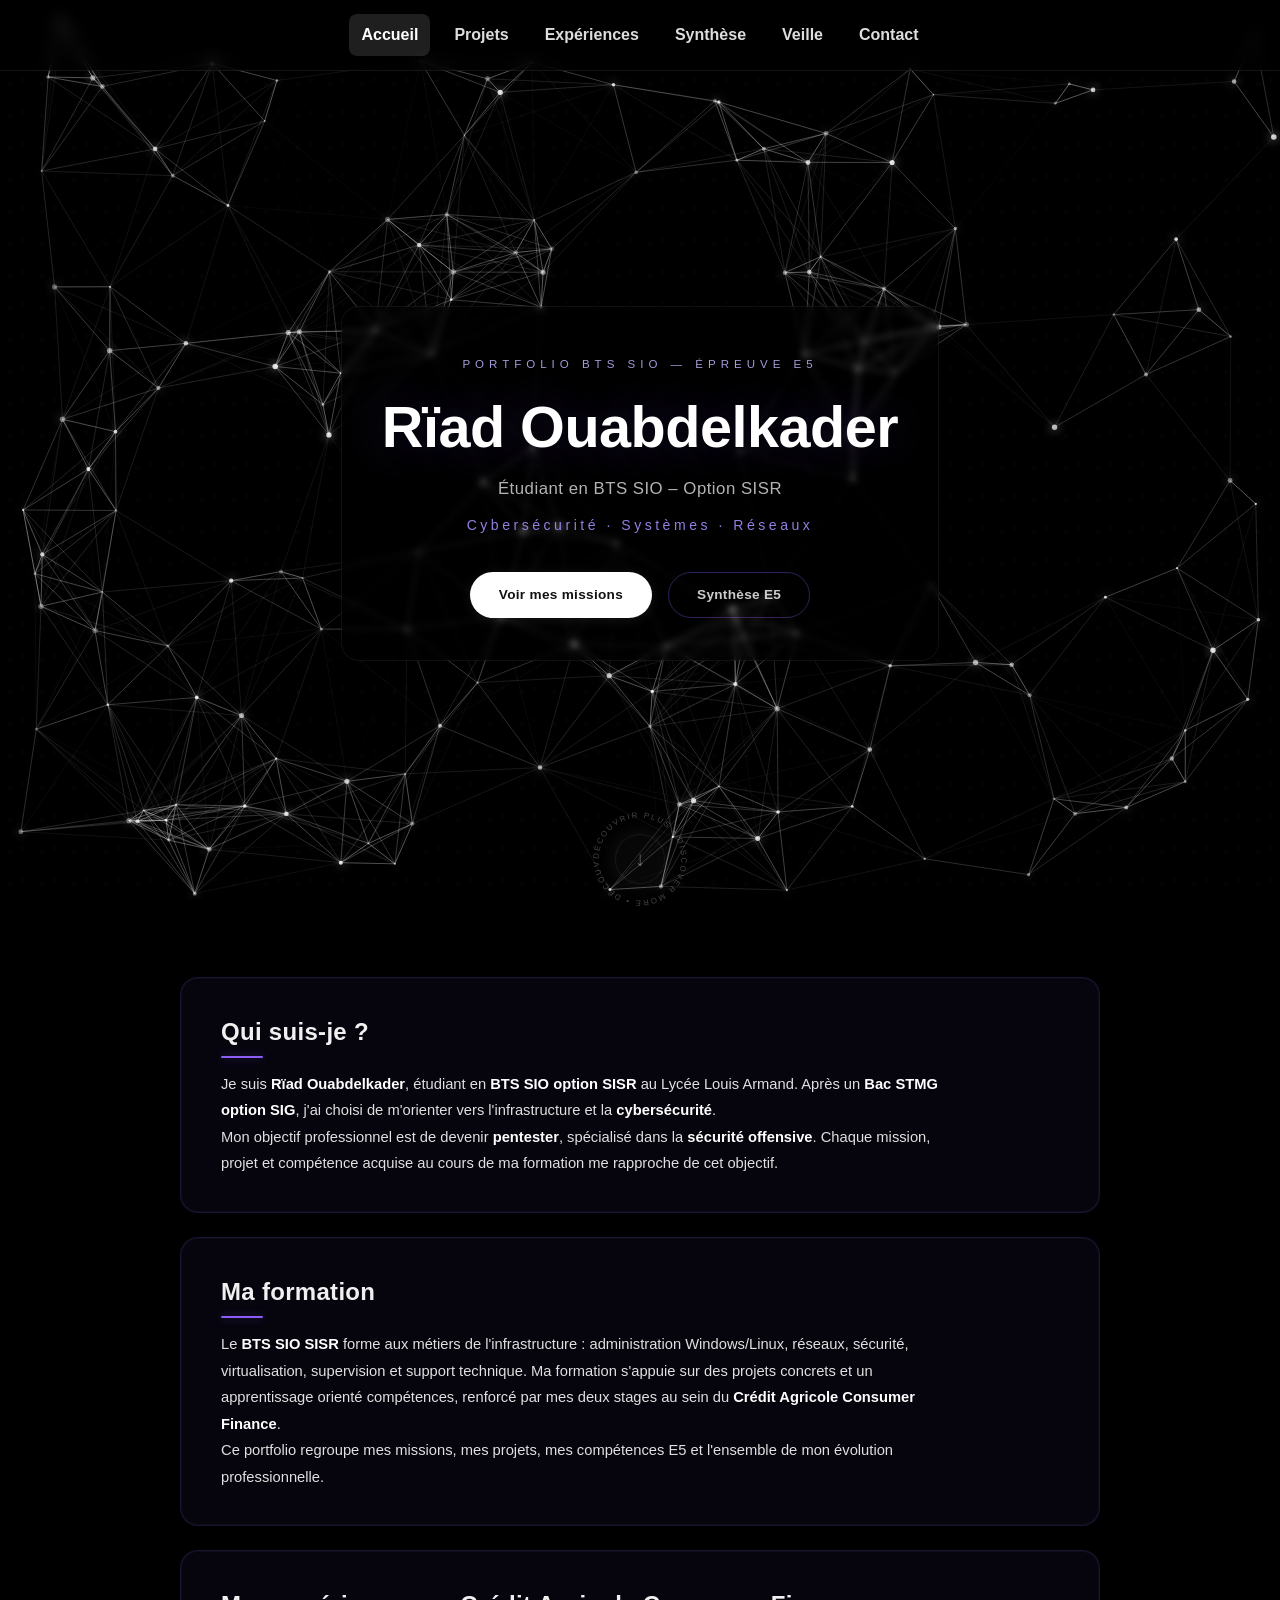
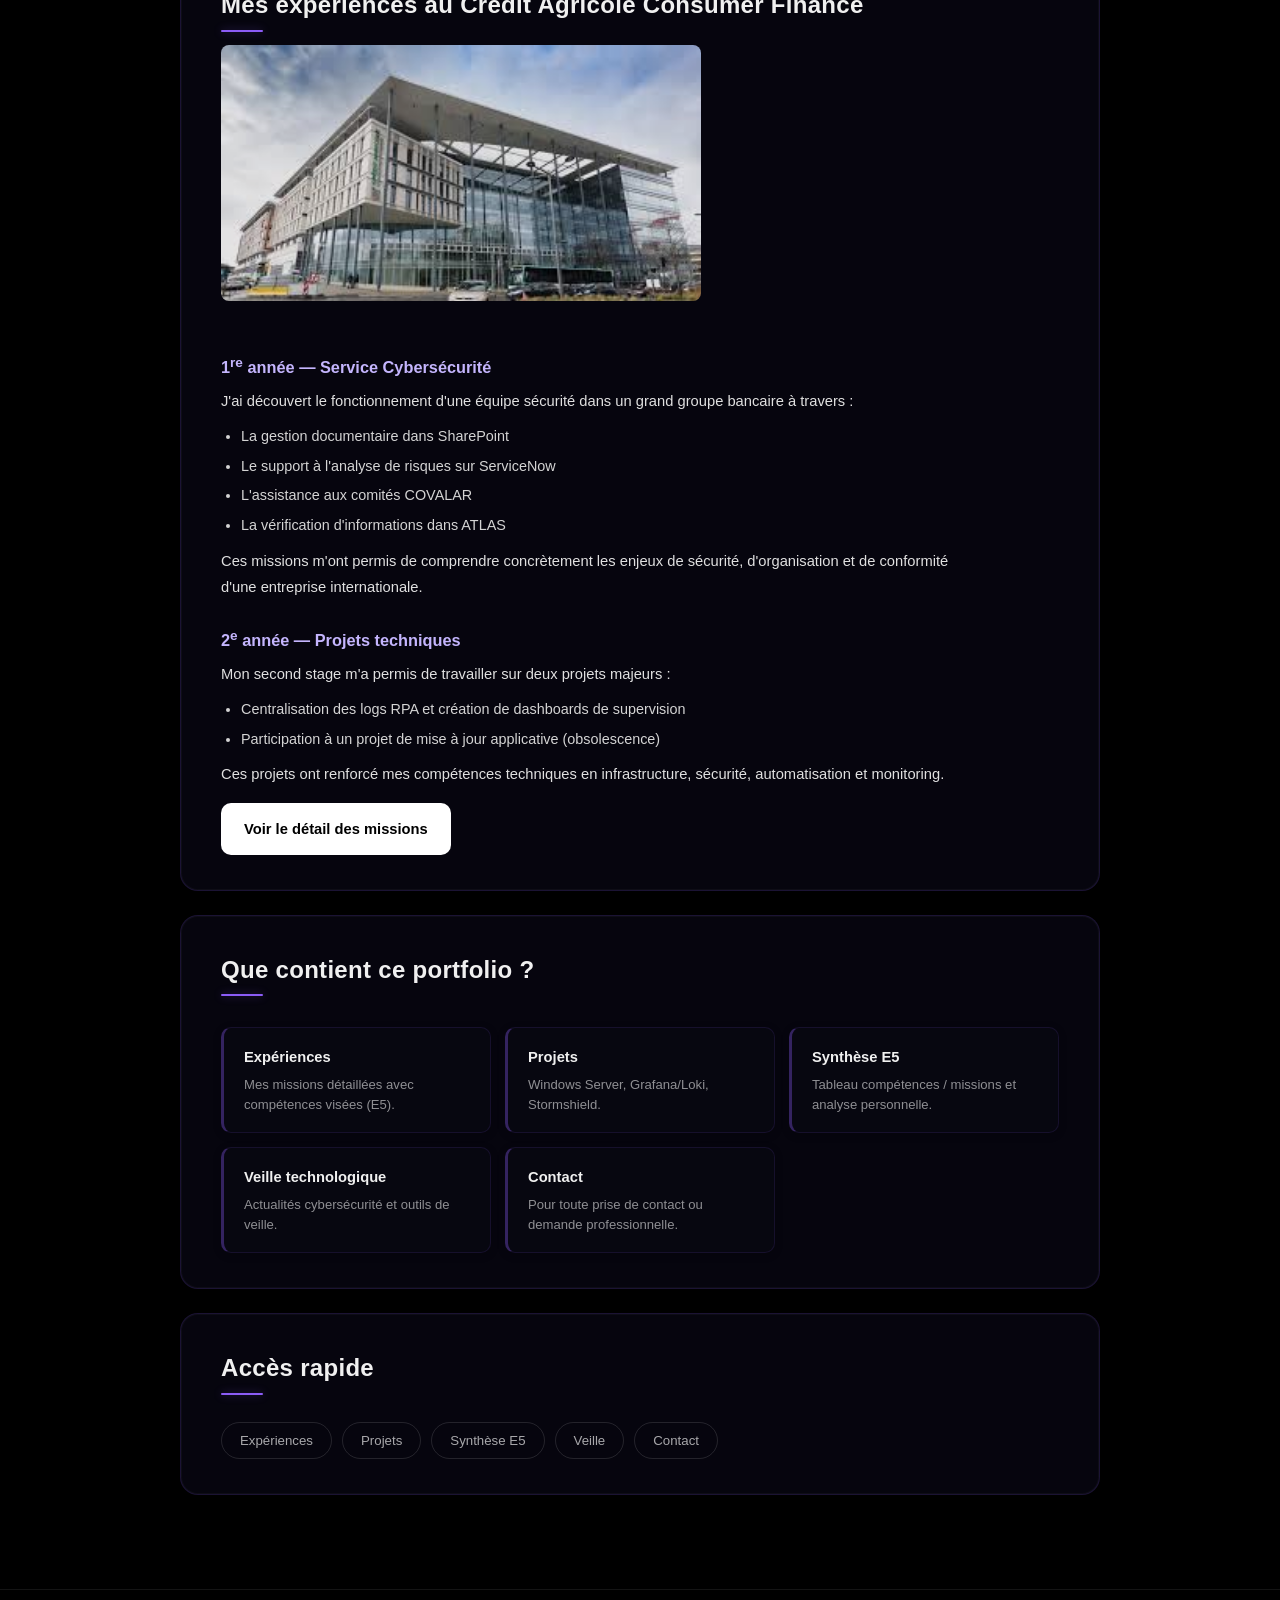
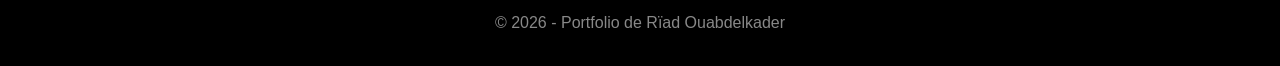
<file: index.html>
<!DOCTYPE html>
<html lang="fr">
<head>
  <meta charset="UTF-8" />
  <meta name="viewport" content="width=device-width, initial-scale=1.0" />
  <title>Accueil - Portfolio Rïad</title>
  <link rel="stylesheet" href="space-style.css" />
  <style>
    /* Style accueil — cohérent palette violet cyber */
    .accueil-section {
      background: rgba(12, 10, 28, 0.5);
      backdrop-filter: blur(14px);
      -webkit-backdrop-filter: blur(14px);
      border: 1px solid rgba(139, 92, 246, 0.16);
      box-shadow:
        0 8px 25px rgba(0, 0, 0, 0.3),
        0 0 0 1px rgba(255, 255, 255, 0.03) inset;
      border-radius: 18px;
      padding: 35px 40px;
      margin: 0 auto 24px;
      max-width: 920px;
      transition: border-color 0.35s ease, box-shadow 0.35s ease;
    }
    .accueil-section:hover {
      border-color: rgba(139, 92, 246, 0.28);
      box-shadow:
        0 12px 35px rgba(0, 0, 0, 0.4),
        0 0 20px rgba(139, 92, 246, 0.06);
    }
    .accueil-section h2 {
      font-size: 1.5rem;
      color: #f0f0f0;
      border-bottom: none;
      padding-bottom: 0;
      margin-bottom: 20px;
      position: relative;
      display: inline-block;
      letter-spacing: 0.3px;
    }
    .accueil-section h2::after {
      content: '';
      position: absolute;
      bottom: -7px;
      left: 0;
      width: 42px;
      height: 2px;
      background: #8B5CF6;
      border-radius: 2px;
      box-shadow: 0 0 8px rgba(139, 92, 246, 0.4);
    }
    .accueil-section h3 {
      color: #C4B5FD;
      font-size: 1.02rem;
      margin: 24px 0 8px;
    }
    .accueil-section p {
      color: #e0e0e0;
      line-height: 1.8;
      font-size: 0.92rem;
      max-width: 740px;
    }
    .accueil-section ul {
      margin: 10px 0 10px 20px;
      color: #d4d4d4;
      font-size: 0.9rem;
    }
    .accueil-section li {
      margin-bottom: 6px;
      line-height: 1.65;
    }
    .accueil-section strong {
      color: #fff;
    }

    /* Grille sommaire */
    .sommaire-grid {
      display: grid;
      grid-template-columns: repeat(auto-fit, minmax(220px, 1fr));
      gap: 14px;
      margin-top: 18px;
    }
    .sommaire-item {
      padding: 18px 20px;
      background: rgba(10, 10, 20, 0.4);
      border: 1px solid rgba(139, 92, 246, 0.12);
      border-left: 3px solid rgba(139, 92, 246, 0.35);
      border-radius: 10px;
      box-shadow: 0 2px 8px rgba(0,0,0,0.2);
      transition: all 0.3s ease;
    }
    .sommaire-item:hover {
      background: rgba(139, 92, 246, 0.06);
      border-color: rgba(139, 92, 246, 0.25);
      border-left-color: #8B5CF6;
      box-shadow: 0 4px 16px rgba(139, 92, 246, 0.1);
      transform: translateY(-2px);
    }
    .sommaire-item h3 {
      color: #f0f0f0;
      font-size: 0.92rem;
      margin: 0 0 5px;
    }
    .sommaire-item p {
      color: rgba(255,255,255,0.55);
      font-size: 0.82rem;
      margin: 0;
      line-height: 1.5;
    }

    /* Liens rapides — pills */
    .accueil-links {
      display: flex;
      flex-wrap: wrap;
      gap: 10px;
      margin-top: 14px;
    }
    .accueil-links a {
      padding: 7px 18px;
      border: 1px solid rgba(255,255,255,0.12);
      border-radius: 20px;
      color: rgba(255,255,255,0.65);
      text-decoration: none;
      font-size: 0.83rem;
      transition: all 0.25s;
    }
    .accueil-links a:hover {
      color: #fff;
      border-color: #8B5CF6;
      background: rgba(139, 92, 246, 0.1);
      box-shadow: 0 0 10px rgba(139, 92, 246, 0.15);
    }

    /* Image stage */
    .stage-img {
      width: 100%;
      max-width: 480px;
      border-radius: 8px;
      margin-bottom: 1.2em;
      opacity: 0.9;
    }

    /* ===== HERO SECTION — flottante sur fond cyber ===== */
    .hero-section {
      min-height: 94vh;
      display: flex;
      align-items: center;
      justify-content: center;
      text-align: center;
      position: relative;
      padding: 60px 20px 140px;
      background: none !important;
      border: none !important;
      box-shadow: none !important;
    }
    .hero-box {
      max-width: 620px;
      background: rgba(0, 0, 0, 0.35);
      backdrop-filter: blur(3px);
      -webkit-backdrop-filter: blur(3px);
      border: 1px solid rgba(255,255,255,0.06);
      border-radius: 18px;
      padding: 48px 40px 42px;
    }
    .hero-small {
      color: #C4B5FD;
      text-transform: uppercase;
      letter-spacing: 5px;
      font-size: 0.72rem;
      margin-bottom: 22px;
      font-weight: 500;
      opacity: 0.85;
    }
    .hero-title {
      font-size: 3.6rem;
      line-height: 1.08;
      color: #fff;
      margin-bottom: 18px;
      text-shadow: 0 0 50px rgba(139, 92, 246, 0.25), 0 0 100px rgba(139, 92, 246, 0.1);
      letter-spacing: -0.5px;
      font-weight: 700;
    }
    .hero-subtitle {
      font-size: 1.05rem;
      color: rgba(255,255,255,0.7);
      margin-bottom: 10px;
      letter-spacing: 0.5px;
      font-weight: 300;
    }
    .hero-text {
      font-size: 0.88rem;
      color: #A78BFA;
      letter-spacing: 3.5px;
      margin: 0 auto 34px;
      font-weight: 500;
      opacity: 0.9;
    }
    .hero-buttons {
      display: flex;
      justify-content: center;
      gap: 16px;
      flex-wrap: wrap;
    }
    .hero-buttons .btn {
      padding: 11px 28px;
      border-radius: 26px;
      font-size: 0.85rem;
      font-weight: 600;
      letter-spacing: 0.3px;
      transition: all 0.3s ease;
      text-decoration: none;
    }
    .hero-buttons .btn-primary {
      background: #fff;
      color: #111;
      border: 1px solid transparent;
      box-shadow: 0 2px 12px rgba(255,255,255,0.08);
    }
    .hero-buttons .btn-primary:hover {
      background: #f0f0f0;
      transform: translateY(-2px);
      box-shadow: 0 6px 24px rgba(255,255,255,0.14);
    }
    .hero-buttons .btn-secondary {
      background: transparent;
      color: rgba(255,255,255,0.8);
      border: 1px solid rgba(139, 92, 246, 0.35);
    }
    .hero-buttons .btn-secondary:hover {
      color: #fff;
      border-color: #8B5CF6;
      background: rgba(139, 92, 246, 0.1);
      transform: translateY(-2px);
      box-shadow: 0 4px 20px rgba(139, 92, 246, 0.18);
    }

    /* Scroll circle */
    .scroll-circle {
      position: absolute;
      bottom: 28px;
      left: 50%;
      transform: translateX(-50%);
      width: 120px;
      height: 120px;
      text-decoration: none;
      display: flex;
      align-items: center;
      justify-content: center;
      opacity: 0.6;
      transition: opacity 0.3s;
    }
    .scroll-circle:hover {
      opacity: 1;
    }
    .scroll-circle svg {
      width: 120px;
      height: 120px;
      animation: rotateCircle 16s linear infinite;
    }
    .scroll-circle text {
      fill: rgba(255,255,255,0.45);
      font-size: 10.5px;
      font-weight: 400;
      letter-spacing: 2.5px;
      text-transform: uppercase;
    }
    .scroll-circle-center {
      position: absolute;
      width: 50px;
      height: 50px;
      border-radius: 50%;
      background: rgba(255,255,255,0.05);
      backdrop-filter: blur(3px);
      border: 1px solid rgba(255,255,255,0.1);
      color: rgba(255,255,255,0.6);
      display: flex;
      align-items: center;
      justify-content: center;
      font-size: 1.3rem;
      font-weight: 300;
      transition: all 0.3s ease;
    }
    .scroll-circle:hover .scroll-circle-center {
      transform: translateY(3px);
      background: rgba(139, 92, 246, 0.1);
      border-color: rgba(139, 92, 246, 0.25);
      color: #fff;
    }
    @keyframes rotateCircle {
      from { transform: rotate(0deg); }
      to { transform: rotate(360deg); }
    }

    @media (max-width: 768px) {
      .hero-title {
        font-size: 2.3rem;
      }
      .hero-box {
        padding: 34px 20px 30px;
        max-width: 90%;
      }
      .hero-subtitle {
        font-size: 0.9rem;
      }
      .hero-small {
        letter-spacing: 3px;
        font-size: 0.68rem;
      }
      .scroll-circle {
        width: 95px;
        height: 95px;
        bottom: 20px;
      }
      .scroll-circle svg {
        width: 95px;
        height: 95px;
      }
      .scroll-circle-center {
        width: 42px;
        height: 42px;
        font-size: 1.1rem;
      }
    }

    /* Responsive */
    @media (max-width: 768px) {
      .accueil-section {
        padding: 28px 18px;
        margin-bottom: 14px;
      }
      .accueil-section h2 {
        font-size: 1.25rem;
      }
      .accueil-section p {
        font-size: 0.88rem;
      }
      .sommaire-grid {
        grid-template-columns: 1fr;
      }
    }
  </style>
</head>
<body>
  <div id="particles"></div>
  <div class="progress-bar"></div>

  <header>
    <nav>
      <a href="index.html" class="active">Accueil</a>
      <a href="projets.html">Projets</a>
      <a href="experiences.html">Expériences</a>
      <a href="synthese.html">Synthèse</a>
      <a href="veille.html">Veille</a>
      <a href="contact.html">Contact</a>
    </nav>
  </header>

  <main class="container">

    <section class="hero-section">
      <div class="hero-box">
        <p class="hero-small">Portfolio BTS SIO — Épreuve E5</p>
        <h1 class="hero-title">Rïad Ouabdelkader</h1>
        <p class="hero-subtitle">Étudiant en BTS SIO – Option SISR</p>
        <p class="hero-text">
          Cybersécurité · Systèmes · Réseaux
        </p>

        <div class="hero-buttons">
          <a href="experiences.html" class="btn btn-primary">Voir mes missions</a>
          <a href="synthese.html" class="btn btn-secondary">Synthèse E5</a>
        </div>
      </div>

      <a href="#qui-suis-je" class="scroll-circle" aria-label="Descendre">
        <svg viewBox="0 0 160 160" aria-hidden="true">
          <defs>
            <path
              id="circlePath"
              d="M 80, 80
                 m -55, 0
                 a 55,55 0 1,1 110,0
                 a 55,55 0 1,1 -110,0" />
          </defs>
          <text>
            <textPath href="#circlePath" startOffset="0%">
              DÉCOUVRIR PLUS • DISCOVER MORE • DÉCOUVRIR PLUS •
            </textPath>
          </text>
        </svg>
        <span class="scroll-circle-center">↓</span>
      </a>
    </section>

    <!-- QUI SUIS-JE -->
    <section id="qui-suis-je" class="accueil-section">
      <h2>Qui suis-je ?</h2>
      <p>
        Je suis <strong>Rïad Ouabdelkader</strong>, étudiant en <strong>BTS SIO option SISR</strong>
        au Lycée Louis Armand. Après un <strong>Bac STMG option SIG</strong>, j'ai choisi de
        m'orienter vers l'infrastructure et la <strong>cybersécurité</strong>.
      </p>
      <p>
        Mon objectif professionnel est de devenir <strong>pentester</strong>, spécialisé dans la
        <strong>sécurité offensive</strong>. Chaque mission, projet et compétence acquise au cours
        de ma formation me rapproche de cet objectif.
      </p>
    </section>

    <!-- MA FORMATION -->
    <section class="accueil-section">
      <h2>Ma formation</h2>
      <p>
        Le <strong>BTS SIO SISR</strong> forme aux métiers de l'infrastructure :
        administration Windows/Linux, réseaux, sécurité, virtualisation, supervision
        et support technique. Ma formation s'appuie sur des projets concrets et un
        apprentissage orienté compétences, renforcé par mes deux stages au sein du
        <strong>Crédit Agricole Consumer Finance</strong>.
      </p>
      <p>
        Ce portfolio regroupe mes missions, mes projets, mes compétences E5 et l'ensemble
        de mon évolution professionnelle.
      </p>
    </section>

    <!-- MES STAGES -->
    <section class="accueil-section">
      <h2>Mes expériences au Crédit Agricole Consumer Finance</h2>
      <img src="photo-stage/telecharge.jpg" alt="Crédit Agricole Consumer Finance — Site de Massy" class="stage-img">

      <h3>1<sup>re</sup> année — Service Cybersécurité</h3>
      <p>
        J'ai découvert le fonctionnement d'une équipe sécurité dans un grand groupe bancaire à travers :
      </p>
      <ul>
        <li>La gestion documentaire dans SharePoint</li>
        <li>Le support à l'analyse de risques sur ServiceNow</li>
        <li>L'assistance aux comités COVALAR</li>
        <li>La vérification d'informations dans ATLAS</li>
      </ul>
      <p>
        Ces missions m'ont permis de comprendre concrètement les enjeux de sécurité,
        d'organisation et de conformité d'une entreprise internationale.
      </p>

      <h3>2<sup>e</sup> année — Projets techniques</h3>
      <p>Mon second stage m'a permis de travailler sur deux projets majeurs :</p>
      <ul>
        <li>Centralisation des logs RPA et création de dashboards de supervision</li>
        <li>Participation à un projet de mise à jour applicative (obsolescence)</li>
      </ul>
      <p>
        Ces projets ont renforcé mes compétences techniques en infrastructure, sécurité,
        automatisation et monitoring.
      </p>
      <p style="margin-top:1em;">
        <a href="experiences.html" class="btn btn-primary">Voir le détail des missions</a>
      </p>
    </section>

    <!-- SOMMAIRE DU SITE -->
    <section class="accueil-section">
      <h2>Que contient ce portfolio ?</h2>
      <div class="sommaire-grid">
        <div class="sommaire-item">
          <h3>Expériences</h3>
          <p>Mes missions détaillées avec compétences visées (E5).</p>
        </div>
        <div class="sommaire-item">
          <h3>Projets</h3>
          <p>Windows Server, Grafana/Loki, Stormshield.</p>
        </div>
        <div class="sommaire-item">
          <h3>Synthèse E5</h3>
          <p>Tableau compétences / missions et analyse personnelle.</p>
        </div>
        <div class="sommaire-item">
          <h3>Veille technologique</h3>
          <p>Actualités cybersécurité et outils de veille.</p>
        </div>
        <div class="sommaire-item">
          <h3>Contact</h3>
          <p>Pour toute prise de contact ou demande professionnelle.</p>
        </div>
      </div>
    </section>

    <!-- ACCÈS RAPIDE -->
    <section class="accueil-section">
      <h2>Accès rapide</h2>
      <div class="accueil-links">
        <a href="experiences.html">Expériences</a>
        <a href="projets.html">Projets</a>
        <a href="synthese.html">Synthèse E5</a>
        <a href="veille.html">Veille</a>
        <a href="contact.html">Contact</a>
      </div>
    </section>

  </main>

  <footer>
    <p>© 2026 - Portfolio de Rïad Ouabdelkader</p>
  </footer>

  <script src="space-script.js"></script>
</body>
</html>
</file>
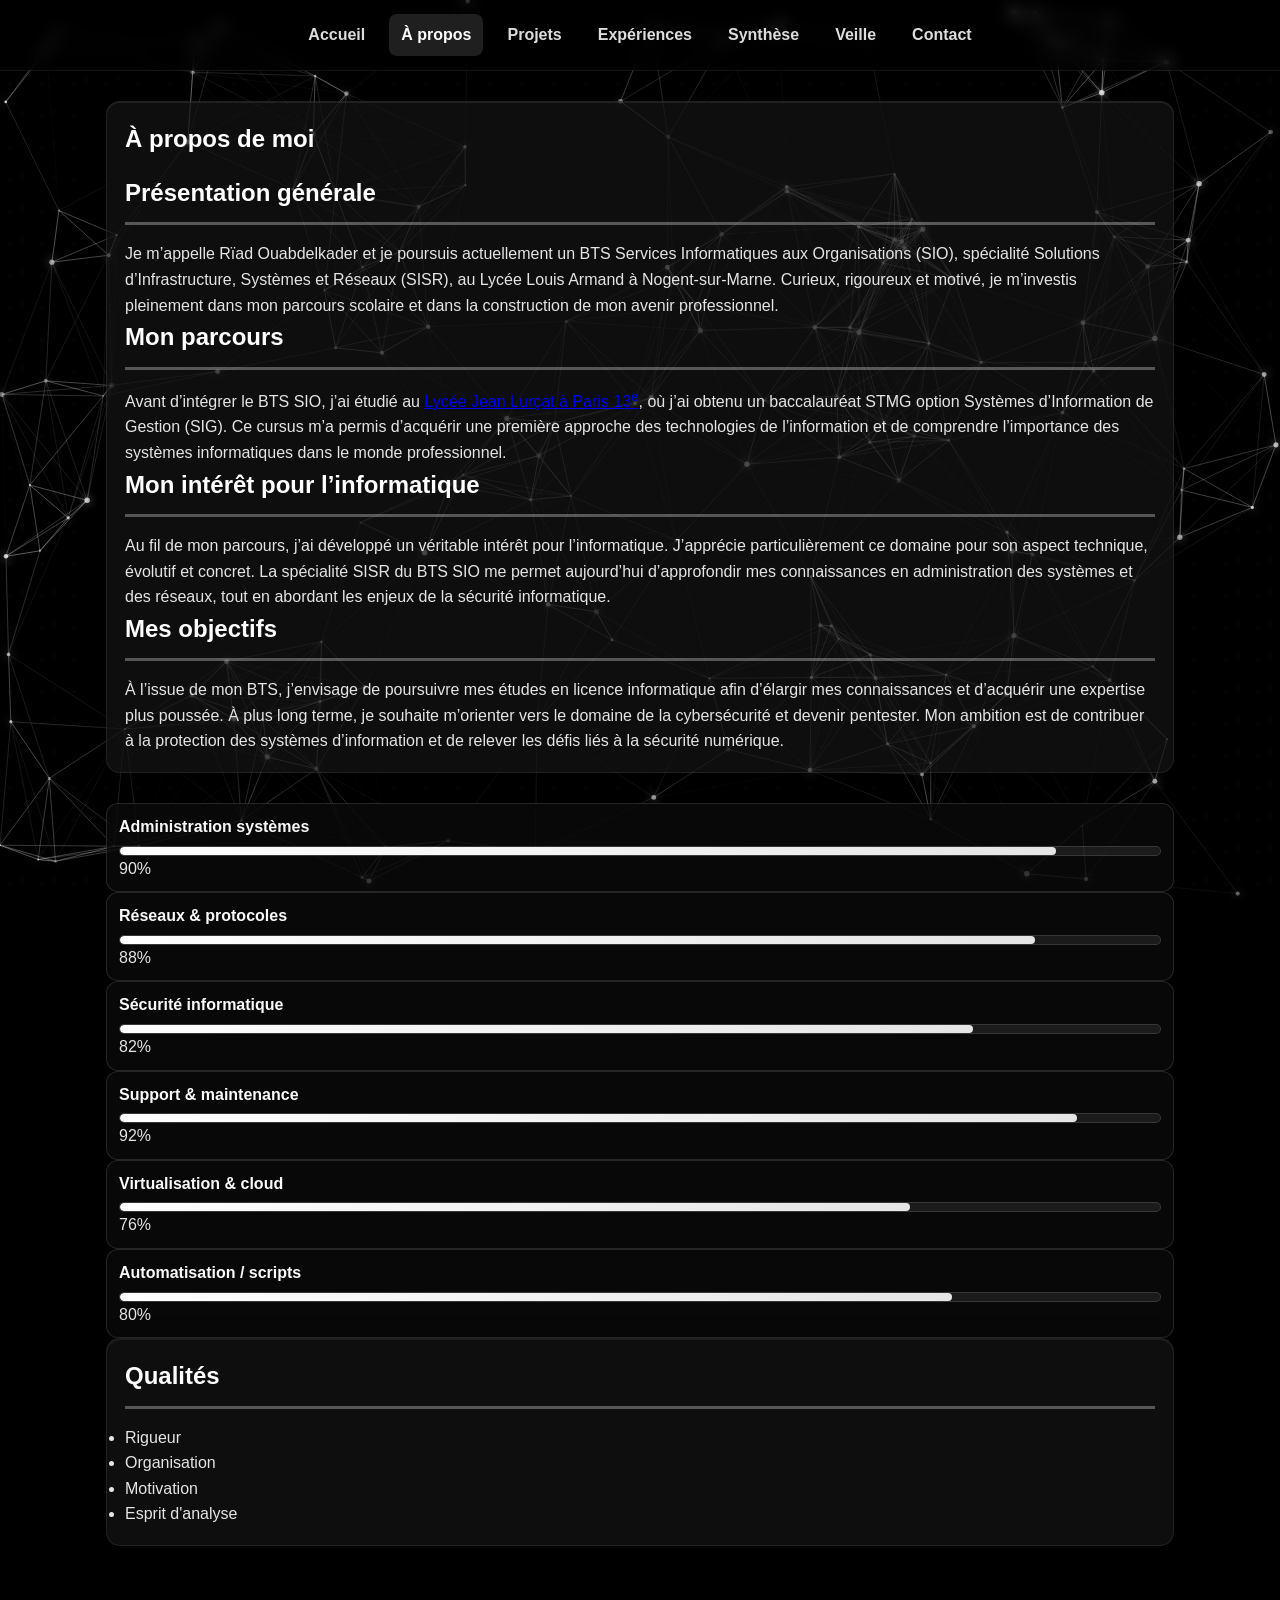
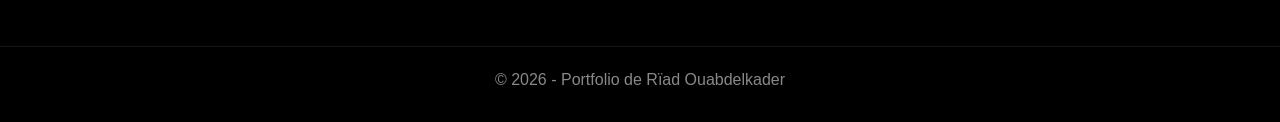
<file: about.html>
<!DOCTYPE html>
<html lang="fr">
<head>
  <meta charset="UTF-8" />
  <meta name="viewport" content="width=device-width, initial-scale=1.0" />
  <title>À propos - Portfolio Rïad</title>
  <link rel="stylesheet" href="space-style.css" />
</head>
<body>
  <div id="particles"></div>
  <div class="progress-bar"></div>

  <header>
    <nav>
      <a href="index.html">Accueil</a>
      <a href="about.html" class="active">À propos</a>
      <a href="projets.html">Projets</a>
      <a href="experiences.html">Expériences</a>
      <a href="synthese.html">Synthèse</a>
      <a href="veille.html">Veille</a>
      <a href="contact.html">Contact</a>
    </nav>
  </header>

  <main class="container">
    <section class="card">
      <h1>À propos de moi</h1>
      <h2>Présentation générale</h2>
      <p>Je m’appelle Rïad Ouabdelkader et je poursuis actuellement un BTS Services Informatiques aux Organisations (SIO), spécialité Solutions d’Infrastructure, Systèmes et Réseaux (SISR), au Lycée Louis Armand à Nogent-sur-Marne. Curieux, rigoureux et motivé, je m’investis pleinement dans mon parcours scolaire et dans la construction de mon avenir professionnel.</p>

      <h2>Mon parcours</h2>
      <p>Avant d’intégrer le BTS SIO, j’ai étudié au <a href="https://www.google.com/maps/place/Lycée+Jean+Lurçat,+Paris+13/@48.8252222,2.3552222,17z" target="_blank" rel="noopener noreferrer">Lycée Jean Lurçat à Paris 13<sup>e</sup></a>, où j’ai obtenu un baccalauréat STMG option Systèmes d’Information de Gestion (SIG). Ce cursus m’a permis d’acquérir une première approche des technologies de l’information et de comprendre l’importance des systèmes informatiques dans le monde professionnel.</p>

      <h2>Mon intérêt pour l’informatique</h2>
      <p>Au fil de mon parcours, j’ai développé un véritable intérêt pour l’informatique. J’apprécie particulièrement ce domaine pour son aspect technique, évolutif et concret. La spécialité SISR du BTS SIO me permet aujourd’hui d’approfondir mes connaissances en administration des systèmes et des réseaux, tout en abordant les enjeux de la sécurité informatique.</p>

      <h2>Mes objectifs</h2>
      <p>À l’issue de mon BTS, j’envisage de poursuivre mes études en licence informatique afin d’élargir mes connaissances et d’acquérir une expertise plus poussée. À plus long terme, je souhaite m’orienter vers le domaine de la cybersécurité et devenir pentester. Mon ambition est de contribuer à la protection des systèmes d’information et de relever les défis liés à la sécurité numérique.</p>
    </section>

      <div class="skill-item">
        <div class="skill-label">Administration systèmes</div>
        <div class="skill-bar"><div class="skill-fill" style="width: 90%;"></div></div>
        <div class="skill-percent">90%</div>
      </div>

      <div class="skill-item">
        <div class="skill-label">Réseaux & protocoles</div>
        <div class="skill-bar"><div class="skill-fill" style="width: 88%;"></div></div>
        <div class="skill-percent">88%</div>
      </div>

      <div class="skill-item">
        <div class="skill-label">Sécurité informatique</div>
        <div class="skill-bar"><div class="skill-fill" style="width: 82%;"></div></div>
        <div class="skill-percent">82%</div>
      </div>

      <div class="skill-item">
        <div class="skill-label">Support & maintenance</div>
        <div class="skill-bar"><div class="skill-fill" style="width: 92%;"></div></div>
        <div class="skill-percent">92%</div>
      </div>

      <div class="skill-item">
        <div class="skill-label">Virtualisation & cloud</div>
        <div class="skill-bar"><div class="skill-fill" style="width: 76%;"></div></div>
        <div class="skill-percent">76%</div>
      </div>

      <div class="skill-item">
        <div class="skill-label">Automatisation / scripts</div>
        <div class="skill-bar"><div class="skill-fill" style="width: 80%;"></div></div>
        <div class="skill-percent">80%</div>
      </div>
    </section>

    <section class="card">
      <h2>Qualités</h2>
      <ul>
        <li>Rigueur</li>
        <li>Organisation</li>
        <li>Motivation</li>
        <li>Esprit d'analyse</li>
      </ul>
    </section>
  </main>

  <footer>
    <p>© 2026 - Portfolio de Rïad Ouabdelkader</p>
  </footer>

  <script src="space-script.js"></script>
</body>
</html>
</file>
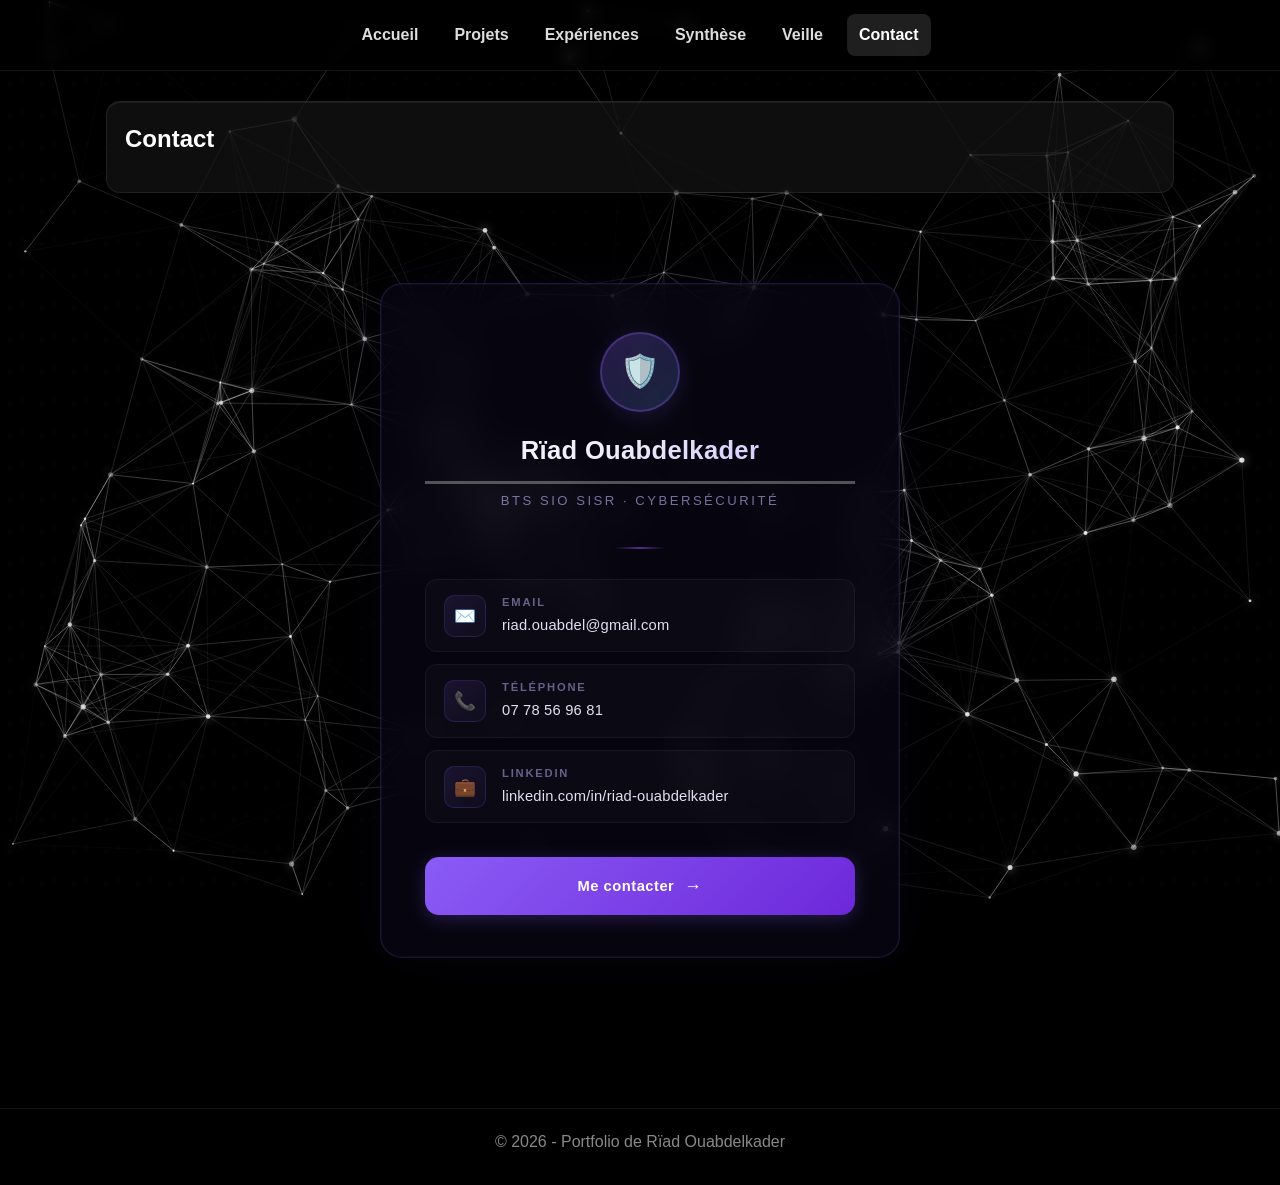
<file: contact.html>
<!DOCTYPE html>
<html lang="fr">
<head>
<meta charset="UTF-8">
<meta name="viewport" content="width=device-width, initial-scale=1.0">
<title>Contact - Portfolio Rïad</title>
<link rel="stylesheet" href="space-style.css" />
<style>
  /* ===== CONTACT PAGE — Premium Dark ===== */
  .contact-wrapper {
    min-height: 72vh;
    display: flex;
    align-items: center;
    justify-content: center;
    padding: 60px 20px 80px;
  }

  .contact-card {
    width: 100%;
    max-width: 520px;
    background: rgba(12, 10, 28, 0.55);
    backdrop-filter: blur(18px);
    -webkit-backdrop-filter: blur(18px);
    border: 1px solid rgba(139, 92, 246, 0.18);
    border-radius: 22px;
    padding: 48px 44px 42px;
    box-shadow:
      0 12px 40px rgba(0, 0, 0, 0.45),
      0 0 60px rgba(139, 92, 246, 0.06),
      0 0 0 1px rgba(255, 255, 255, 0.03) inset;
    animation: contactFadeIn 0.7s ease-out both;
  }

  @keyframes contactFadeIn {
    from {
      opacity: 0;
      transform: translateY(24px);
    }
    to {
      opacity: 1;
      transform: translateY(0);
    }
  }

  /* Avatar + Name */
  .contact-identity {
    text-align: center;
    margin-bottom: 36px;
  }
  .contact-avatar {
    width: 80px;
    height: 80px;
    border-radius: 50%;
    background: linear-gradient(135deg, rgba(139, 92, 246, 0.25), rgba(96, 165, 250, 0.18));
    border: 2px solid rgba(139, 92, 246, 0.3);
    display: flex;
    align-items: center;
    justify-content: center;
    margin: 0 auto 18px;
    font-size: 2rem;
    box-shadow: 0 4px 20px rgba(139, 92, 246, 0.15);
  }
  .contact-name {
    font-size: 1.6rem;
    font-weight: 700;
    color: #f0f0f8;
    margin: 0 0 6px;
    letter-spacing: 0.3px;
    background: linear-gradient(135deg, #f0f0f8 40%, #C4B5FD);
    -webkit-background-clip: text;
    -webkit-text-fill-color: transparent;
    background-clip: text;
  }
  .contact-role {
    font-size: 0.82rem;
    color: rgba(196, 181, 253, 0.6);
    letter-spacing: 2.5px;
    text-transform: uppercase;
    font-weight: 500;
    margin: 0;
  }

  /* Separator */
  .contact-sep {
    width: 50px;
    height: 2px;
    background: linear-gradient(90deg, transparent, rgba(139, 92, 246, 0.5), transparent);
    border: none;
    margin: 28px auto 30px;
    border-radius: 2px;
  }

  /* Contact rows */
  .contact-list {
    display: flex;
    flex-direction: column;
    gap: 12px;
    margin-bottom: 34px;
  }
  .contact-row {
    display: flex;
    align-items: center;
    gap: 16px;
    padding: 14px 18px;
    border-radius: 12px;
    background: rgba(255, 255, 255, 0.025);
    border: 1px solid rgba(255, 255, 255, 0.05);
    text-decoration: none;
    transition: all 0.3s ease;
    cursor: pointer;
  }
  .contact-row:hover {
    background: rgba(139, 92, 246, 0.08);
    border-color: rgba(139, 92, 246, 0.28);
    box-shadow: 0 4px 18px rgba(139, 92, 246, 0.1);
    transform: translateX(4px);
  }

  .contact-icon {
    width: 42px;
    height: 42px;
    border-radius: 10px;
    background: linear-gradient(135deg, rgba(139, 92, 246, 0.12), rgba(139, 92, 246, 0.04));
    border: 1px solid rgba(139, 92, 246, 0.18);
    display: flex;
    align-items: center;
    justify-content: center;
    flex-shrink: 0;
    font-size: 1.1rem;
    transition: all 0.3s ease;
  }
  .contact-row:hover .contact-icon {
    background: linear-gradient(135deg, rgba(139, 92, 246, 0.22), rgba(139, 92, 246, 0.1));
    border-color: rgba(139, 92, 246, 0.35);
    box-shadow: 0 0 12px rgba(139, 92, 246, 0.2);
  }

  .contact-info {
    display: flex;
    flex-direction: column;
    gap: 2px;
    min-width: 0;
  }
  .contact-label {
    font-size: 0.7rem;
    color: rgba(196, 181, 253, 0.5);
    text-transform: uppercase;
    letter-spacing: 1.8px;
    font-weight: 600;
  }
  .contact-value {
    font-size: 0.92rem;
    color: #e0e0f0;
    font-weight: 400;
    letter-spacing: 0.2px;
    overflow: hidden;
    text-overflow: ellipsis;
    white-space: nowrap;
  }
  .contact-row:hover .contact-value {
    color: #fff;
  }

  /* CTA Button */
  .contact-cta {
    display: flex;
    align-items: center;
    justify-content: center;
    gap: 10px;
    width: 100%;
    padding: 15px 28px;
    border: none;
    border-radius: 14px;
    background: linear-gradient(135deg, #8B5CF6, #6D28D9);
    color: #fff;
    font-size: 0.92rem;
    font-weight: 600;
    letter-spacing: 0.5px;
    text-decoration: none;
    cursor: pointer;
    transition: all 0.35s ease;
    box-shadow: 0 4px 18px rgba(139, 92, 246, 0.25);
  }
  .contact-cta:hover {
    background: linear-gradient(135deg, #9D6FF8, #7C3AED);
    transform: translateY(-2px);
    box-shadow:
      0 8px 30px rgba(139, 92, 246, 0.35),
      0 0 20px rgba(139, 92, 246, 0.15);
  }
  .contact-cta:active {
    transform: translateY(0);
  }
  .contact-cta-icon {
    font-size: 1.1rem;
    transition: transform 0.3s ease;
  }
  .contact-cta:hover .contact-cta-icon {
    transform: translateX(3px);
  }

  /* Responsive */
  @media (max-width: 600px) {
    .contact-card {
      padding: 36px 22px 32px;
      border-radius: 16px;
    }
    .contact-name {
      font-size: 1.35rem;
    }
    .contact-row {
      padding: 12px 14px;
      gap: 12px;
    }
    .contact-icon {
      width: 38px;
      height: 38px;
      font-size: 1rem;
    }
    .contact-value {
      font-size: 0.85rem;
    }
  }
</style>
</head>
<body>
<div id="particles"></div>
<div class="progress-bar"></div>

<header>
  <nav>
    <a href="index.html">Accueil</a>
    <a href="projets.html">Projets</a>
    <a href="experiences.html">Expériences</a>
    <a href="synthese.html">Synthèse</a>
    <a href="veille.html">Veille</a>
    <a href="contact.html" class="active">Contact</a>
  </nav>
</header>

<main class="container">

  <section class="card">
    <h1>Contact</h1>
  </section>

  <div class="contact-wrapper">
    <div class="contact-card">

      <!-- Identity -->
      <div class="contact-identity">
        <div class="contact-avatar">🛡️</div>
        <h2 class="contact-name">Rïad Ouabdelkader</h2>
        <p class="contact-role">BTS SIO SISR · Cybersécurité</p>
      </div>

      <hr class="contact-sep">

      <!-- Contact rows -->
      <div class="contact-list">

        <a href="mailto:riad.ouabdel@gmail.com" class="contact-row">
          <div class="contact-icon">✉️</div>
          <div class="contact-info">
            <span class="contact-label">Email</span>
            <span class="contact-value">riad.ouabdel@gmail.com</span>
          </div>
        </a>

        <a href="tel:+33778569681" class="contact-row">
          <div class="contact-icon">📞</div>
          <div class="contact-info">
            <span class="contact-label">Téléphone</span>
            <span class="contact-value">07 78 56 96 81</span>
          </div>
        </a>

        <a href="https://linkedin.com/in/riad-ouabdelkader" target="_blank" rel="noopener noreferrer" class="contact-row">
          <div class="contact-icon">💼</div>
          <div class="contact-info">
            <span class="contact-label">LinkedIn</span>
            <span class="contact-value">linkedin.com/in/riad-ouabdelkader</span>
          </div>
        </a>

      </div>

      <!-- CTA Button -->
      <a href="mailto:riad.ouabdel@gmail.com" class="contact-cta">
        <span>Me contacter</span>
        <span class="contact-cta-icon">→</span>
      </a>

    </div>
  </div>

</main>

<footer>
  <p>© 2026 - Portfolio de Rïad Ouabdelkader</p>
</footer>

<script src="space-script.js"></script>
</body>
</html>
</file>
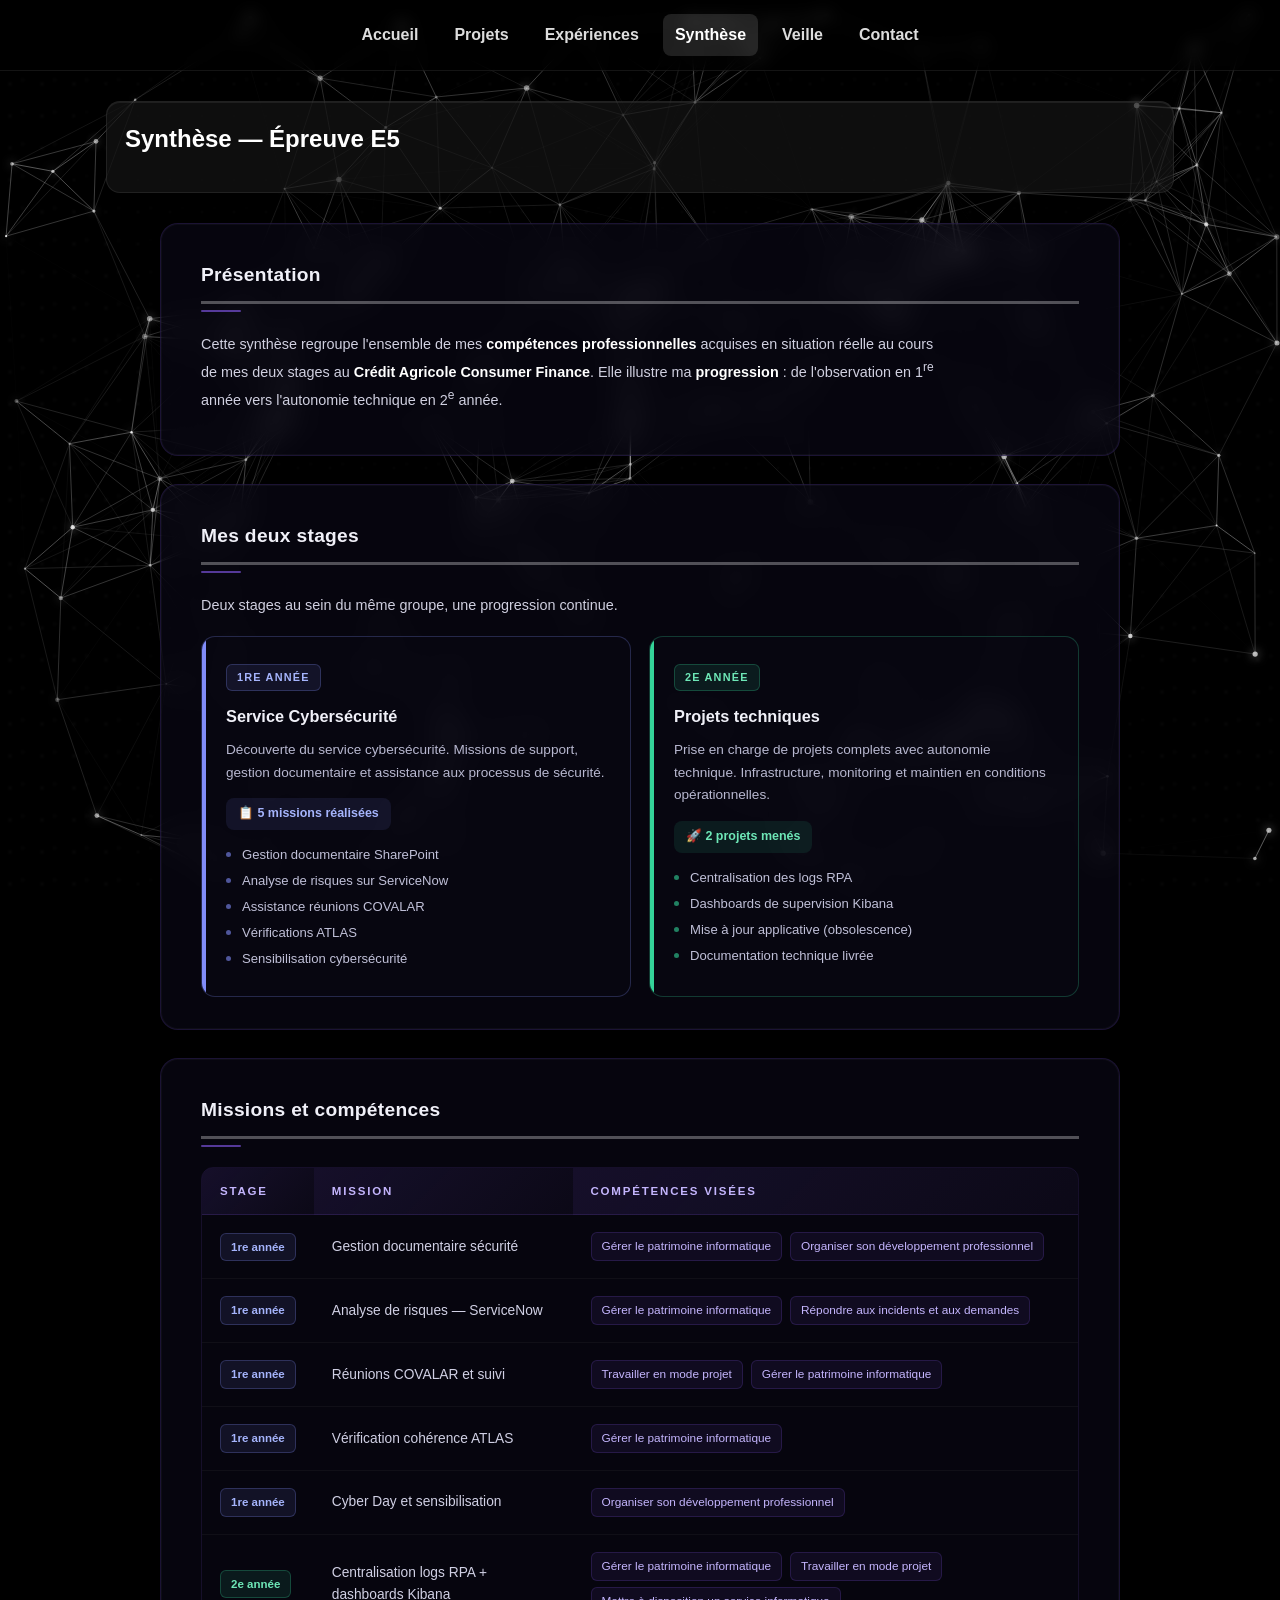
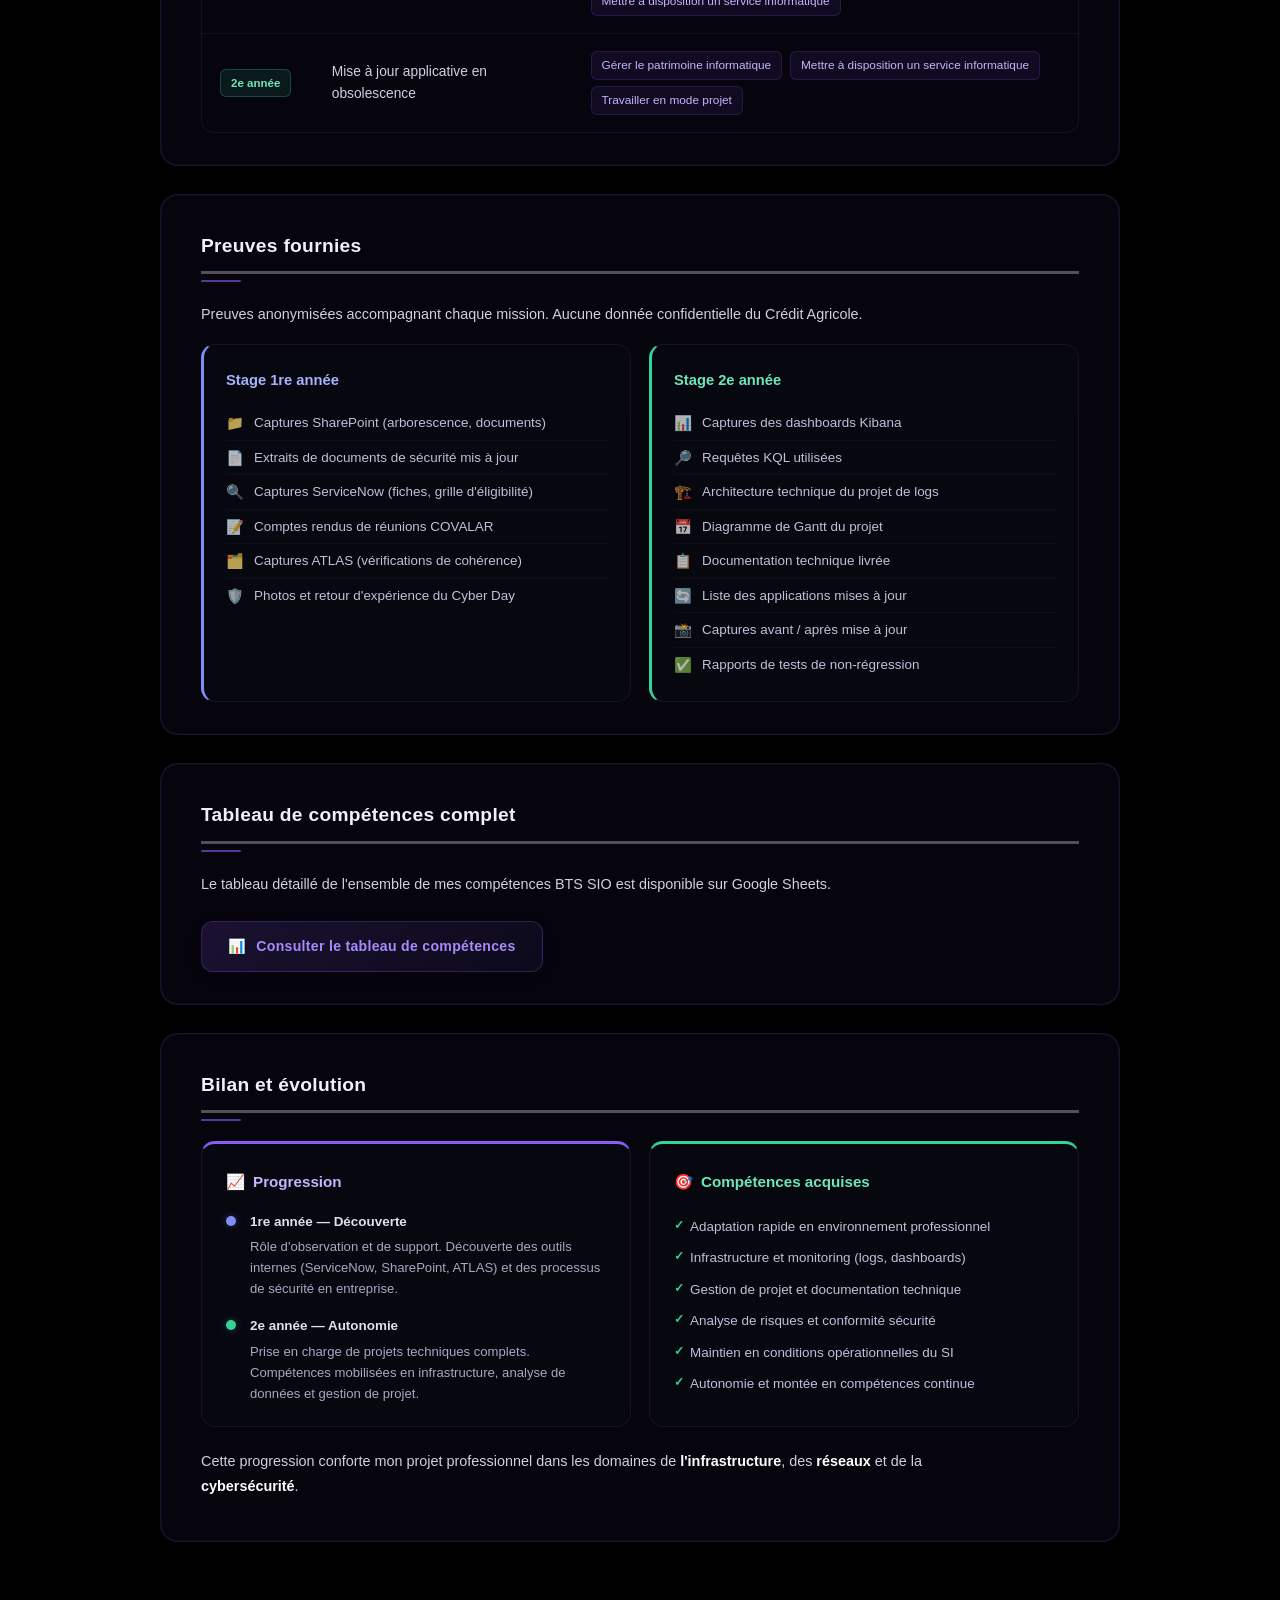
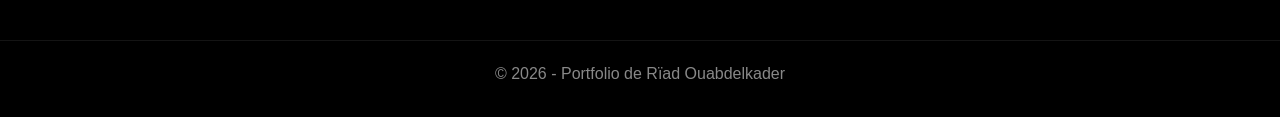
<file: synthese.html>
<!DOCTYPE html>
<html lang="fr">
<head>
  <meta charset="UTF-8">
  <meta name="viewport" content="width=device-width, initial-scale=1.0">
  <title>Synthèse E5 - Portfolio Rïad</title>
  <link rel="stylesheet" href="space-style.css" />
  <style>
    /* ===== VIOLET PREMIUM PALETTE ===== */
    :root {
      --accent: #8B5CF6;
      --accent-secondary: #A78BFA;
      --accent-text: #C4B5FD;
      --card-bg: rgba(12, 10, 28, 0.5);
      --card-border: rgba(139, 92, 246, 0.16);
      --card-border-hover: rgba(139, 92, 246, 0.32);
      --glow: rgba(139, 92, 246, 0.1);
      --stage1: #818cf8;
      --stage1-bg: rgba(129, 140, 248, 0.1);
      --stage1-border: rgba(129, 140, 248, 0.25);
      --stage2: #34d399;
      --stage2-bg: rgba(52, 211, 153, 0.1);
      --stage2-border: rgba(52, 211, 153, 0.25);
    }

    .synthese-container {
      max-width: 960px;
      margin: 0 auto;
    }

    /* ===== SECTION BLOCKS ===== */
    .synth-section {
      background: var(--card-bg);
      backdrop-filter: blur(14px);
      -webkit-backdrop-filter: blur(14px);
      border: 1px solid var(--card-border);
      border-radius: 18px;
      padding: 36px 40px 32px;
      margin-bottom: 28px;
      box-shadow:
        0 8px 25px rgba(0, 0, 0, 0.3),
        0 0 0 1px rgba(255, 255, 255, 0.03) inset;
      animation: synthFadeIn 0.6s ease-out both;
    }
    .synth-section:nth-child(2) { animation-delay: 0.08s; }
    .synth-section:nth-child(3) { animation-delay: 0.16s; }
    .synth-section:nth-child(4) { animation-delay: 0.24s; }
    .synth-section:nth-child(5) { animation-delay: 0.32s; }
    .synth-section:nth-child(6) { animation-delay: 0.40s; }

    @keyframes synthFadeIn {
      from { opacity: 0; transform: translateY(18px); }
      to { opacity: 1; transform: translateY(0); }
    }

    .synth-section h2 {
      font-size: 1.2rem;
      color: #f0f0f8;
      margin: 0 0 6px;
      font-weight: 700;
      letter-spacing: 0.3px;
      background: linear-gradient(135deg, #f0f0f8 40%, var(--accent-text));
      -webkit-background-clip: text;
      -webkit-text-fill-color: transparent;
      background-clip: text;
    }
    .synth-section .section-line {
      width: 40px;
      height: 2px;
      background: var(--accent);
      border-radius: 2px;
      margin-bottom: 20px;
      opacity: 0.6;
    }
    .synth-section p {
      color: #d0d0e0;
      font-size: 0.9rem;
      line-height: 1.75;
      margin: 0 0 10px;
      max-width: 740px;
    }
    .synth-section p strong {
      color: #fff;
    }

    /* ===== STAGE CARDS GRID ===== */
    .stage-grid {
      display: grid;
      grid-template-columns: 1fr 1fr;
      gap: 18px;
      margin-top: 18px;
    }
    .stage-card {
      background: rgba(10, 10, 20, 0.45);
      border: 1px solid rgba(255, 255, 255, 0.06);
      border-radius: 14px;
      padding: 26px 24px 22px;
      transition: all 0.35s ease;
      position: relative;
      overflow: hidden;
    }
    .stage-card::before {
      content: '';
      position: absolute;
      top: 0;
      left: 0;
      width: 4px;
      height: 100%;
      border-radius: 4px 0 0 4px;
    }
    .stage-card:hover {
      transform: translateY(-3px);
      box-shadow: 0 8px 28px rgba(0, 0, 0, 0.3);
    }

    .stage-card.s1 { border-color: var(--stage1-border); }
    .stage-card.s1::before { background: var(--stage1); }
    .stage-card.s1:hover { border-color: rgba(129, 140, 248, 0.4); box-shadow: 0 8px 28px rgba(129, 140, 248, 0.08); }

    .stage-card.s2 { border-color: var(--stage2-border); }
    .stage-card.s2::before { background: var(--stage2); }
    .stage-card.s2:hover { border-color: rgba(52, 211, 153, 0.4); box-shadow: 0 8px 28px rgba(52, 211, 153, 0.08); }

    .stage-card .stage-badge {
      display: inline-block;
      padding: 4px 10px;
      border-radius: 6px;
      font-size: 0.68rem;
      font-weight: 700;
      letter-spacing: 1.2px;
      text-transform: uppercase;
      margin-bottom: 12px;
    }
    .stage-card.s1 .stage-badge { background: var(--stage1-bg); color: #a5b4fc; border: 1px solid var(--stage1-border); }
    .stage-card.s2 .stage-badge { background: var(--stage2-bg); color: #6ee7b7; border: 1px solid var(--stage2-border); }

    .stage-card h3 {
      color: #f0f0f8;
      font-size: 1.02rem;
      margin: 0 0 10px;
      font-weight: 600;
    }
    .stage-card p {
      color: #b8b8d0;
      font-size: 0.85rem;
      line-height: 1.65;
      margin: 0 0 14px;
    }
    .stage-card .stage-stat {
      display: inline-flex;
      align-items: center;
      gap: 6px;
      padding: 6px 12px;
      border-radius: 8px;
      font-size: 0.78rem;
      font-weight: 600;
      margin-bottom: 14px;
    }
    .stage-card.s1 .stage-stat { background: var(--stage1-bg); color: #a5b4fc; }
    .stage-card.s2 .stage-stat { background: var(--stage2-bg); color: #6ee7b7; }

    .stage-card ul {
      margin: 0;
      padding: 0;
      list-style: none;
    }
    .stage-card li {
      color: #c0c0d8;
      font-size: 0.82rem;
      line-height: 1.6;
      padding-left: 16px;
      margin-bottom: 5px;
      position: relative;
    }
    .stage-card li::before {
      content: '';
      position: absolute;
      left: 0;
      top: 8px;
      width: 5px;
      height: 5px;
      border-radius: 50%;
      opacity: 0.6;
    }
    .stage-card.s1 li::before { background: var(--stage1); }
    .stage-card.s2 li::before { background: var(--stage2); }

    /* ===== COMPETENCES TABLE ===== */
    .comp-table-wrap {
      overflow-x: auto;
      border-radius: 12px;
      border: 1px solid rgba(139, 92, 246, 0.12);
      margin-top: 16px;
    }
    .comp-table {
      width: 100%;
      border-collapse: collapse;
      font-size: 0.86rem;
    }
    .comp-table thead th {
      background: linear-gradient(135deg, rgba(139, 92, 246, 0.12), rgba(139, 92, 246, 0.04));
      color: var(--accent-text);
      padding: 14px 18px;
      text-align: left;
      font-size: 0.72rem;
      text-transform: uppercase;
      letter-spacing: 1.8px;
      font-weight: 700;
      border-bottom: 1px solid rgba(139, 92, 246, 0.15);
    }
    .comp-table tbody td {
      padding: 14px 18px;
      border-bottom: 1px solid rgba(255, 255, 255, 0.04);
      color: #d0d0e4;
      vertical-align: middle;
    }
    .comp-table tbody tr {
      transition: background 0.25s ease;
    }
    .comp-table tbody tr:hover {
      background: rgba(139, 92, 246, 0.04);
    }
    .comp-table tbody tr:last-child td {
      border-bottom: none;
    }

    /* Stage labels in table */
    .tbl-stage {
      display: inline-block;
      padding: 4px 10px;
      border-radius: 6px;
      font-size: 0.72rem;
      font-weight: 700;
      white-space: nowrap;
    }
    .tbl-stage.s1 { background: var(--stage1-bg); color: #a5b4fc; border: 1px solid var(--stage1-border); }
    .tbl-stage.s2 { background: var(--stage2-bg); color: #6ee7b7; border: 1px solid var(--stage2-border); }

    /* Mission name */
    .mission-name {
      color: #eee;
      font-weight: 500;
    }

    /* Comp tags */
    .comp-tag {
      display: inline-block;
      padding: 4px 10px;
      margin: 3px 4px 3px 0;
      border-radius: 6px;
      font-size: 0.74rem;
      font-weight: 500;
      background: rgba(139, 92, 246, 0.08);
      border: 1px solid rgba(139, 92, 246, 0.18);
      color: var(--accent-text);
      transition: all 0.25s ease;
    }
    .comp-tag:hover {
      background: rgba(139, 92, 246, 0.15);
      border-color: rgba(139, 92, 246, 0.35);
    }

    /* ===== PREUVES GRID ===== */
    .preuves-grid {
      display: grid;
      grid-template-columns: 1fr 1fr;
      gap: 18px;
      margin-top: 16px;
    }
    .preuve-card {
      background: rgba(10, 10, 20, 0.4);
      border: 1px solid rgba(255, 255, 255, 0.06);
      border-radius: 14px;
      padding: 24px 22px 20px;
      transition: all 0.3s ease;
    }
    .preuve-card:hover {
      border-color: rgba(139, 92, 246, 0.25);
      box-shadow: 0 6px 22px rgba(0, 0, 0, 0.25);
      transform: translateY(-2px);
    }
    .preuve-card.s1 { border-left: 3px solid var(--stage1); }
    .preuve-card.s2 { border-left: 3px solid var(--stage2); }

    .preuve-card h3 {
      font-size: 0.92rem;
      margin: 0 0 14px;
      font-weight: 600;
    }
    .preuve-card.s1 h3 { color: #a5b4fc; }
    .preuve-card.s2 h3 { color: #6ee7b7; }

    .preuve-card ul {
      margin: 0;
      padding: 0;
      list-style: none;
    }
    .preuve-card li {
      color: #c0c0d8;
      font-size: 0.84rem;
      line-height: 1.6;
      padding: 6px 0 6px 28px;
      position: relative;
      border-bottom: 1px solid rgba(255, 255, 255, 0.03);
    }
    .preuve-card li:last-child { border-bottom: none; }
    .preuve-card li .preuve-icon {
      position: absolute;
      left: 0;
      top: 6px;
      font-size: 0.9rem;
      opacity: 0.7;
    }

    /* ===== BILAN SECTION ===== */
    .bilan-grid {
      display: grid;
      grid-template-columns: 1fr 1fr;
      gap: 18px;
      margin-top: 18px;
    }
    .bilan-card {
      background: rgba(10, 10, 20, 0.4);
      border: 1px solid rgba(255, 255, 255, 0.06);
      border-radius: 14px;
      padding: 26px 24px 22px;
      transition: all 0.3s ease;
    }
    .bilan-card:hover {
      transform: translateY(-2px);
      box-shadow: 0 6px 22px rgba(0, 0, 0, 0.25);
    }
    .bilan-card.progression { border-top: 3px solid var(--accent); }
    .bilan-card.competences { border-top: 3px solid var(--stage2); }

    .bilan-card h3 {
      font-size: 0.95rem;
      font-weight: 600;
      margin: 0 0 16px;
      display: flex;
      align-items: center;
      gap: 8px;
    }
    .bilan-card.progression h3 { color: var(--accent-text); }
    .bilan-card.competences h3 { color: #6ee7b7; }

    .bilan-step {
      display: flex;
      gap: 14px;
      margin-bottom: 16px;
    }
    .bilan-step:last-child { margin-bottom: 0; }

    .bilan-dot {
      width: 10px;
      height: 10px;
      border-radius: 50%;
      margin-top: 5px;
      flex-shrink: 0;
    }
    .bilan-step.s1 .bilan-dot { background: var(--stage1); box-shadow: 0 0 8px rgba(129, 140, 248, 0.3); }
    .bilan-step.s2 .bilan-dot { background: var(--stage2); box-shadow: 0 0 8px rgba(52, 211, 153, 0.3); }

    .bilan-step h4 {
      font-size: 0.84rem;
      color: #e0e0f0;
      margin: 0 0 4px;
      font-weight: 600;
    }
    .bilan-step p {
      font-size: 0.82rem;
      color: #a8a8c0;
      line-height: 1.6;
      margin: 0;
    }

    .bilan-card ul {
      margin: 0;
      padding: 0;
      list-style: none;
    }
    .bilan-card li {
      color: #c0c0d8;
      font-size: 0.84rem;
      line-height: 1.6;
      padding: 5px 0 5px 16px;
      position: relative;
    }
    .bilan-card li::before {
      content: '✓';
      position: absolute;
      left: 0;
      color: var(--stage2);
      font-size: 0.75rem;
      font-weight: 700;
    }

    /* ===== GOOGLE SHEET BTN ===== */
    .sheet-btn {
      display: inline-flex;
      align-items: center;
      gap: 10px;
      padding: 13px 26px;
      border-radius: 12px;
      background: linear-gradient(135deg, rgba(139, 92, 246, 0.15), rgba(139, 92, 246, 0.06));
      border: 1px solid rgba(139, 92, 246, 0.25);
      color: var(--accent-secondary);
      text-decoration: none;
      font-size: 0.88rem;
      font-weight: 600;
      letter-spacing: 0.3px;
      margin-top: 14px;
      transition: all 0.3s ease;
      box-shadow: 0 4px 14px rgba(0, 0, 0, 0.2);
    }
    .sheet-btn:hover {
      background: linear-gradient(135deg, rgba(139, 92, 246, 0.25), rgba(139, 92, 246, 0.1));
      border-color: rgba(139, 92, 246, 0.45);
      color: #fff;
      transform: translateY(-2px);
      box-shadow: 0 6px 22px rgba(139, 92, 246, 0.15);
    }

    /* ===== RESPONSIVE ===== */
    @media (max-width: 768px) {
      .synth-section { padding: 26px 20px 22px; }
      .stage-grid,
      .preuves-grid,
      .bilan-grid { grid-template-columns: 1fr; }
      .comp-table thead th,
      .comp-table tbody td { padding: 10px 12px; }
      .comp-table { font-size: 0.8rem; }
    }
  </style>
</head>
<body>
  <div id="particles"></div>
  <div class="progress-bar"></div>

  <header>
    <nav>
      <a href="index.html">Accueil</a>
      <a href="projets.html">Projets</a>
      <a href="experiences.html">Expériences</a>
      <a href="synthese.html" class="active">Synthèse</a>
      <a href="veille.html">Veille</a>
      <a href="contact.html">Contact</a>
    </nav>
  </header>

  <main class="container">

    <section class="card">
      <h1>Synthèse — Épreuve E5</h1>
    </section>

    <div class="synthese-container">

      <!-- ═══════════════════════════════════════ -->
      <!-- INTRODUCTION                            -->
      <!-- ═══════════════════════════════════════ -->
      <section class="synth-section">
        <h2>Présentation</h2>
        <div class="section-line"></div>
        <p>
          Cette synthèse regroupe l'ensemble de mes <strong>compétences professionnelles</strong>
          acquises en situation réelle au cours de mes deux stages au
          <strong>Crédit Agricole Consumer Finance</strong>.
          Elle illustre ma <strong>progression</strong> : de l'observation en 1<sup>re</sup> année
          vers l'autonomie technique en 2<sup>e</sup> année.
        </p>
      </section>

      <!-- ═══════════════════════════════════════ -->
      <!-- MES STAGES                              -->
      <!-- ═══════════════════════════════════════ -->
      <section class="synth-section">
        <h2>Mes deux stages</h2>
        <div class="section-line"></div>
        <p>
          Deux stages au sein du même groupe, une progression continue.
        </p>

        <div class="stage-grid">

          <div class="stage-card s1">
            <span class="stage-badge">1re année</span>
            <h3>Service Cybersécurité</h3>
            <p>Découverte du service cybersécurité. Missions de support, gestion documentaire et assistance aux processus de sécurité.</p>
            <div class="stage-stat">📋 5 missions réalisées</div>
            <ul>
              <li>Gestion documentaire SharePoint</li>
              <li>Analyse de risques sur ServiceNow</li>
              <li>Assistance réunions COVALAR</li>
              <li>Vérifications ATLAS</li>
              <li>Sensibilisation cybersécurité</li>
            </ul>
          </div>

          <div class="stage-card s2">
            <span class="stage-badge">2e année</span>
            <h3>Projets techniques</h3>
            <p>Prise en charge de projets complets avec autonomie technique. Infrastructure, monitoring et maintien en conditions opérationnelles.</p>
            <div class="stage-stat">🚀 2 projets menés</div>
            <ul>
              <li>Centralisation des logs RPA</li>
              <li>Dashboards de supervision Kibana</li>
              <li>Mise à jour applicative (obsolescence)</li>
              <li>Documentation technique livrée</li>
            </ul>
          </div>

        </div>
      </section>

      <!-- ═══════════════════════════════════════ -->
      <!-- TABLEAU COMPÉTENCES                     -->
      <!-- ═══════════════════════════════════════ -->
      <section class="synth-section">
        <h2>Missions et compétences</h2>
        <div class="section-line"></div>

        <div class="comp-table-wrap">
          <table class="comp-table">
            <thead>
              <tr>
                <th>Stage</th>
                <th>Mission</th>
                <th>Compétences visées</th>
              </tr>
            </thead>
            <tbody>
              <tr>
                <td><span class="tbl-stage s1">1re année</span></td>
                <td class="mission-name">Gestion documentaire sécurité</td>
                <td>
                  <span class="comp-tag">Gérer le patrimoine informatique</span>
                  <span class="comp-tag">Organiser son développement professionnel</span>
                </td>
              </tr>
              <tr>
                <td><span class="tbl-stage s1">1re année</span></td>
                <td class="mission-name">Analyse de risques — ServiceNow</td>
                <td>
                  <span class="comp-tag">Gérer le patrimoine informatique</span>
                  <span class="comp-tag">Répondre aux incidents et aux demandes</span>
                </td>
              </tr>
              <tr>
                <td><span class="tbl-stage s1">1re année</span></td>
                <td class="mission-name">Réunions COVALAR et suivi</td>
                <td>
                  <span class="comp-tag">Travailler en mode projet</span>
                  <span class="comp-tag">Gérer le patrimoine informatique</span>
                </td>
              </tr>
              <tr>
                <td><span class="tbl-stage s1">1re année</span></td>
                <td class="mission-name">Vérification cohérence ATLAS</td>
                <td>
                  <span class="comp-tag">Gérer le patrimoine informatique</span>
                </td>
              </tr>
              <tr>
                <td><span class="tbl-stage s1">1re année</span></td>
                <td class="mission-name">Cyber Day et sensibilisation</td>
                <td>
                  <span class="comp-tag">Organiser son développement professionnel</span>
                </td>
              </tr>
              <tr>
                <td><span class="tbl-stage s2">2e année</span></td>
                <td class="mission-name">Centralisation logs RPA + dashboards Kibana</td>
                <td>
                  <span class="comp-tag">Gérer le patrimoine informatique</span>
                  <span class="comp-tag">Travailler en mode projet</span>
                  <span class="comp-tag">Mettre à disposition un service informatique</span>
                </td>
              </tr>
              <tr>
                <td><span class="tbl-stage s2">2e année</span></td>
                <td class="mission-name">Mise à jour applicative en obsolescence</td>
                <td>
                  <span class="comp-tag">Gérer le patrimoine informatique</span>
                  <span class="comp-tag">Mettre à disposition un service informatique</span>
                  <span class="comp-tag">Travailler en mode projet</span>
                </td>
              </tr>
            </tbody>
          </table>
        </div>
      </section>

      <!-- ═══════════════════════════════════════ -->
      <!-- PREUVES                                 -->
      <!-- ═══════════════════════════════════════ -->
      <section class="synth-section">
        <h2>Preuves fournies</h2>
        <div class="section-line"></div>
        <p>
          Preuves anonymisées accompagnant chaque mission. Aucune donnée confidentielle du Crédit Agricole.
        </p>

        <div class="preuves-grid">
          <div class="preuve-card s1">
            <h3>Stage 1re année</h3>
            <ul>
              <li><span class="preuve-icon">📁</span> Captures SharePoint (arborescence, documents)</li>
              <li><span class="preuve-icon">📄</span> Extraits de documents de sécurité mis à jour</li>
              <li><span class="preuve-icon">🔍</span> Captures ServiceNow (fiches, grille d'éligibilité)</li>
              <li><span class="preuve-icon">📝</span> Comptes rendus de réunions COVALAR</li>
              <li><span class="preuve-icon">🗂️</span> Captures ATLAS (vérifications de cohérence)</li>
              <li><span class="preuve-icon">🛡️</span> Photos et retour d'expérience du Cyber Day</li>
            </ul>
          </div>
          <div class="preuve-card s2">
            <h3>Stage 2e année</h3>
            <ul>
              <li><span class="preuve-icon">📊</span> Captures des dashboards Kibana</li>
              <li><span class="preuve-icon">🔎</span> Requêtes KQL utilisées</li>
              <li><span class="preuve-icon">🏗️</span> Architecture technique du projet de logs</li>
              <li><span class="preuve-icon">📅</span> Diagramme de Gantt du projet</li>
              <li><span class="preuve-icon">📋</span> Documentation technique livrée</li>
              <li><span class="preuve-icon">🔄</span> Liste des applications mises à jour</li>
              <li><span class="preuve-icon">📸</span> Captures avant / après mise à jour</li>
              <li><span class="preuve-icon">✅</span> Rapports de tests de non-régression</li>
            </ul>
          </div>
        </div>
      </section>

      <!-- ═══════════════════════════════════════ -->
      <!-- TABLEAU GOOGLE SHEET                    -->
      <!-- ═══════════════════════════════════════ -->
      <section class="synth-section">
        <h2>Tableau de compétences complet</h2>
        <div class="section-line"></div>
        <p>
          Le tableau détaillé de l'ensemble de mes compétences BTS SIO est disponible sur Google Sheets.
        </p>
        <a href="https://docs.google.com/spreadsheets/d/1tDG3W5ASVRRdppdz-1xbIDNq7xRLlz71NisGrtJH8R8/edit?usp=sharing" target="_blank" rel="noopener noreferrer" class="sheet-btn">
          <span>📊</span> Consulter le tableau de compétences
        </a>
      </section>

      <!-- ═══════════════════════════════════════ -->
      <!-- BILAN                                   -->
      <!-- ═══════════════════════════════════════ -->
      <section class="synth-section">
        <h2>Bilan et évolution</h2>
        <div class="section-line"></div>

        <div class="bilan-grid">

          <div class="bilan-card progression">
            <h3><span>📈</span> Progression</h3>

            <div class="bilan-step s1">
              <div class="bilan-dot"></div>
              <div>
                <h4>1re année — Découverte</h4>
                <p>
                  Rôle d'observation et de support. Découverte des outils internes
                  (ServiceNow, SharePoint, ATLAS) et des processus de sécurité en entreprise.
                </p>
              </div>
            </div>

            <div class="bilan-step s2">
              <div class="bilan-dot"></div>
              <div>
                <h4>2e année — Autonomie</h4>
                <p>
                  Prise en charge de projets techniques complets. Compétences mobilisées
                  en infrastructure, analyse de données et gestion de projet.
                </p>
              </div>
            </div>
          </div>

          <div class="bilan-card competences">
            <h3><span>🎯</span> Compétences acquises</h3>
            <ul>
              <li>Adaptation rapide en environnement professionnel</li>
              <li>Infrastructure et monitoring (logs, dashboards)</li>
              <li>Gestion de projet et documentation technique</li>
              <li>Analyse de risques et conformité sécurité</li>
              <li>Maintien en conditions opérationnelles du SI</li>
              <li>Autonomie et montée en compétences continue</li>
            </ul>
          </div>

        </div>

        <p style="margin-top: 22px;">
          Cette progression conforte mon projet professionnel dans les domaines de
          <strong>l'infrastructure</strong>, des <strong>réseaux</strong> et de la
          <strong>cybersécurité</strong>.
        </p>
      </section>

    </div>
  </main>

  <footer>
    <p>© 2026 - Portfolio de Rïad Ouabdelkader</p>
  </footer>

  <script src="space-script.js"></script>
</body>
</html>
</file>
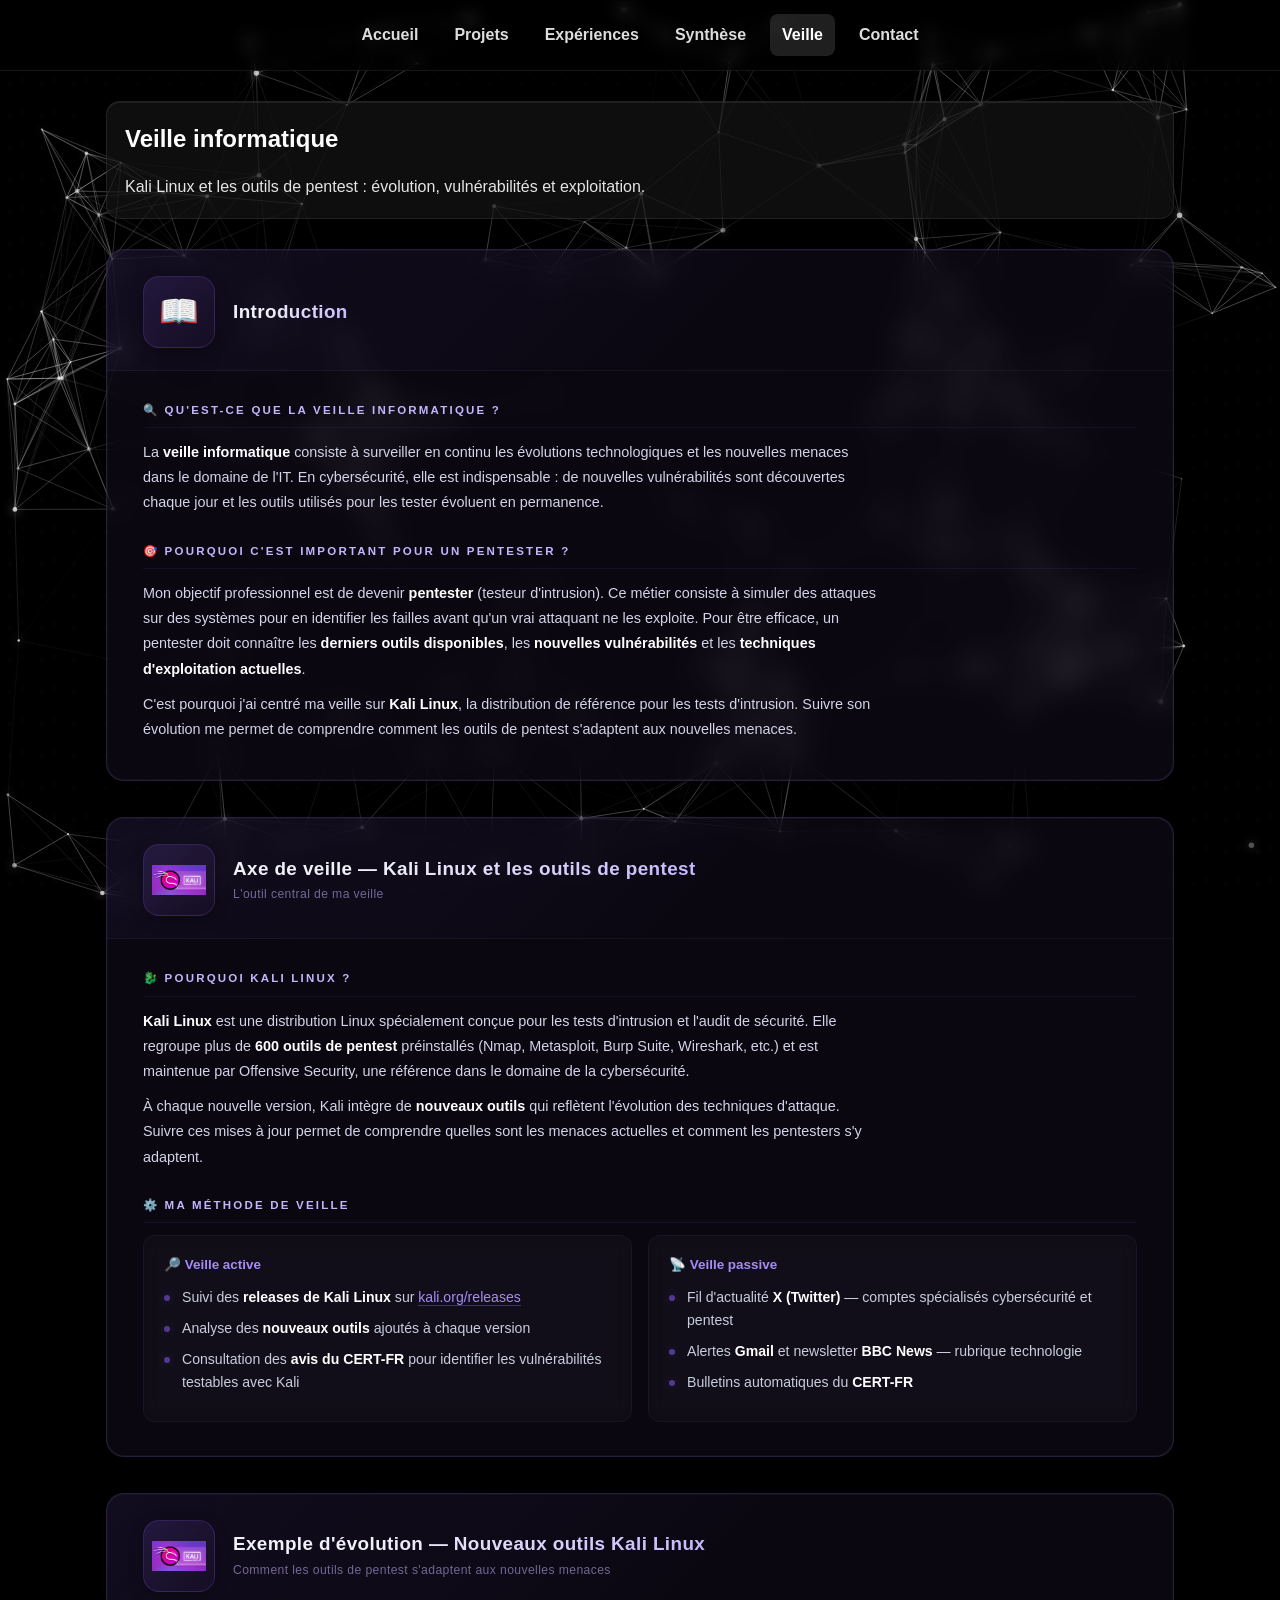
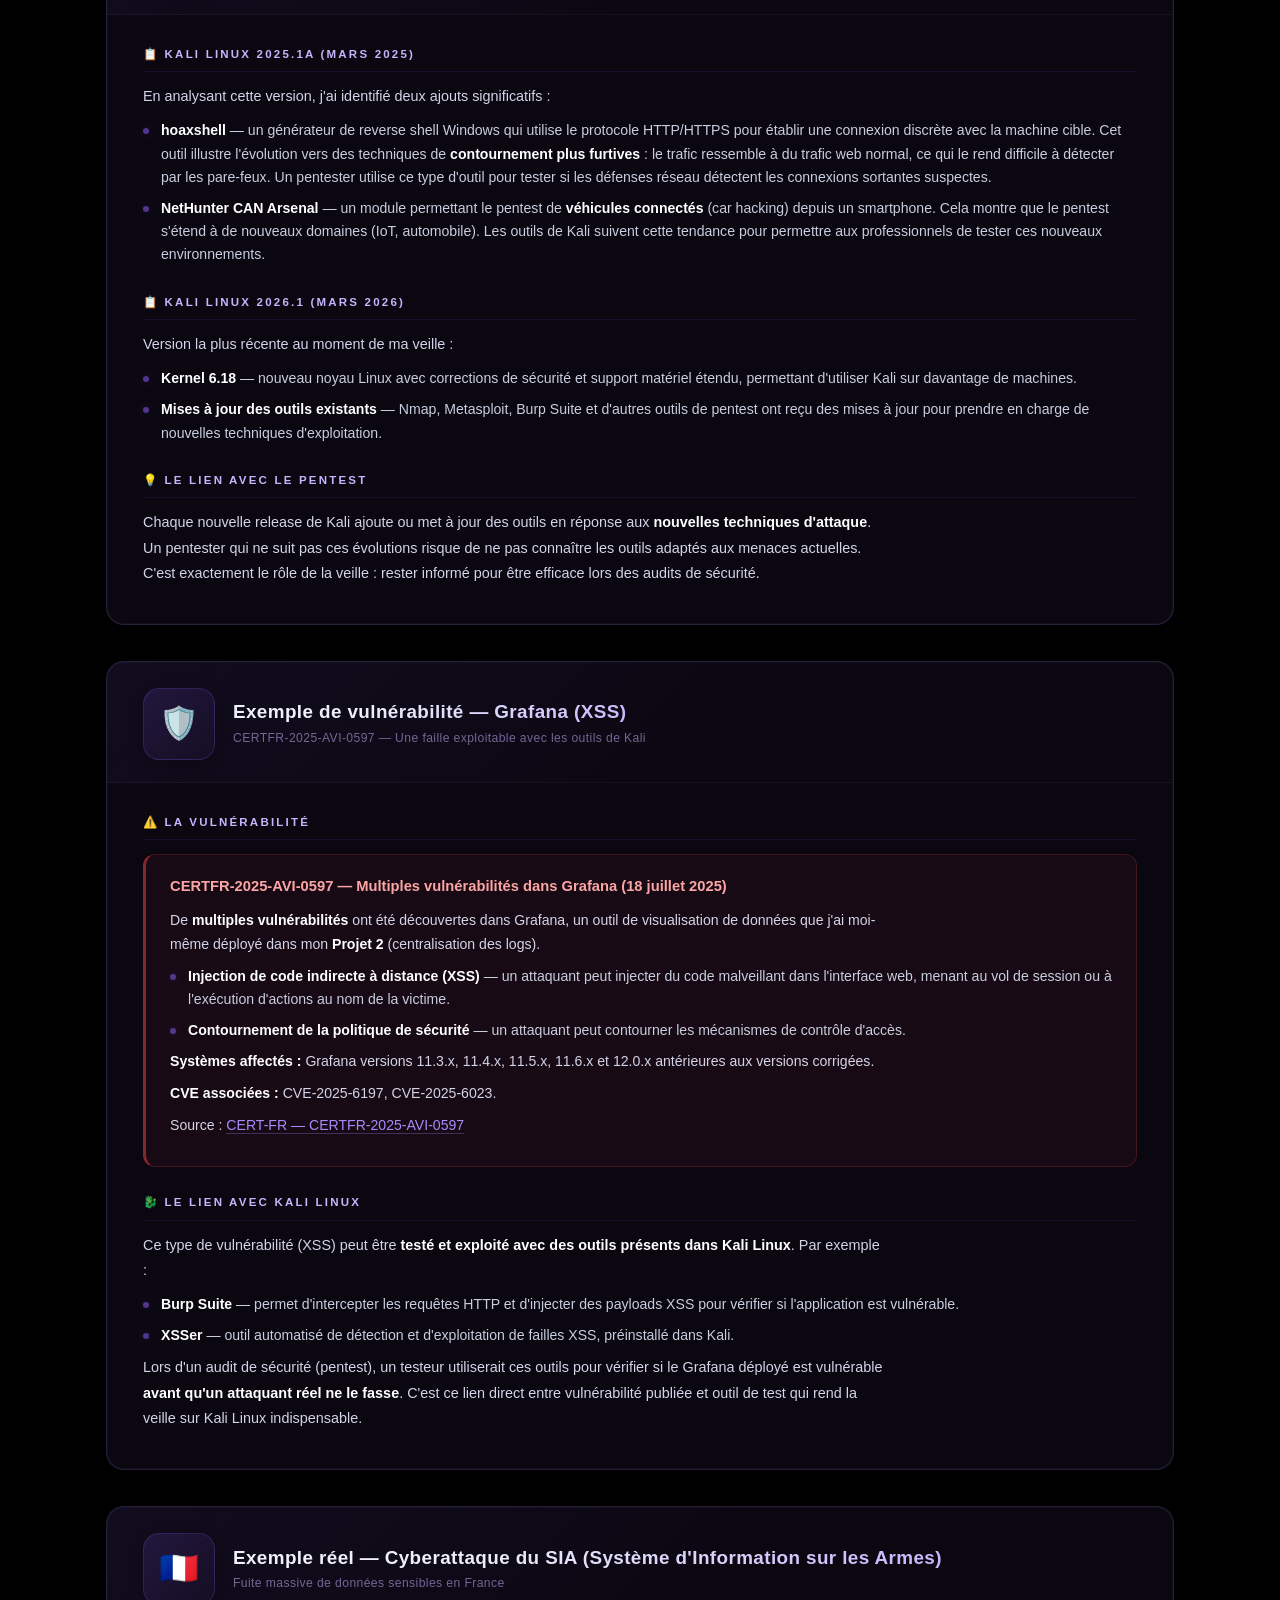
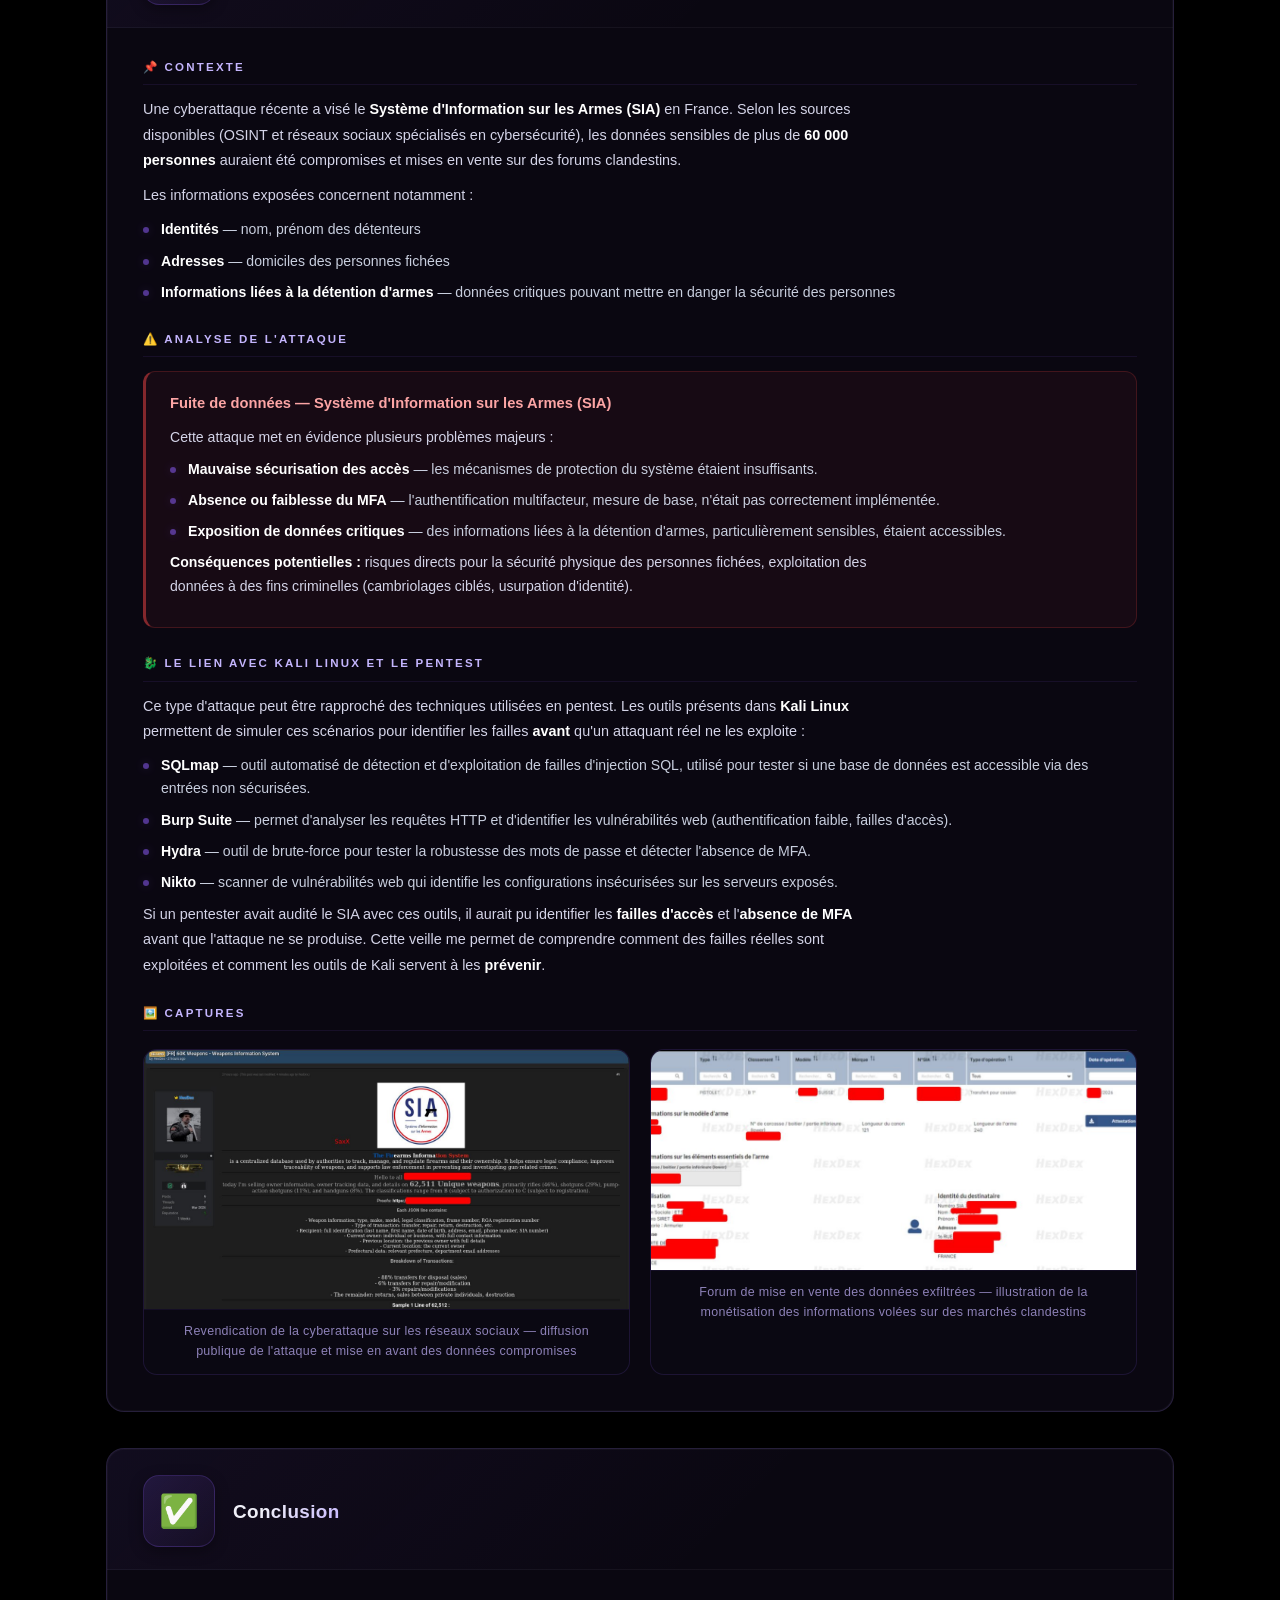
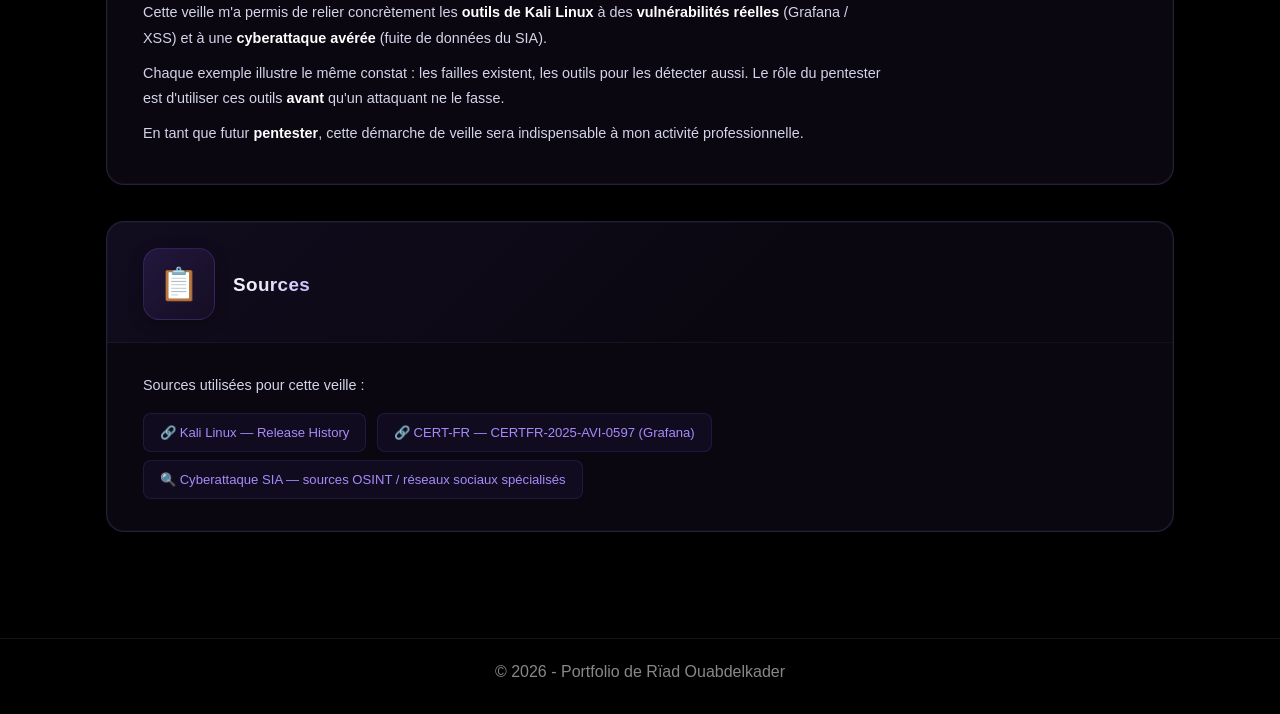
<file: veille.html>
<!DOCTYPE html>
<html lang="fr">
<head>
  <meta charset="UTF-8" />
  <meta name="viewport" content="width=device-width, initial-scale=1.0" />
  <title>Veille Cybersécurité - Portfolio Rïad</title>
  <link rel="stylesheet" href="space-style.css" />
  <style>
    /* ===== VIOLET PREMIUM PALETTE (cohérent avec Projets) ===== */
    :root {
      --accent: #8B5CF6;
      --accent-secondary: #A78BFA;
      --accent-text: #C4B5FD;
      --card-bg: rgba(30, 20, 50, 0.35);
      --card-border: rgba(167, 139, 250, 0.18);
      --card-border-hover: rgba(167, 139, 250, 0.32);
      --glow: rgba(139, 92, 246, 0.12);
      --glow-strong: rgba(139, 92, 246, 0.22);
    }

    /* ===== VEILLE CARD ===== */
    .veille-card {
      background: var(--card-bg);
      backdrop-filter: blur(14px);
      -webkit-backdrop-filter: blur(14px);
      border: 1px solid var(--card-border);
      border-radius: 18px;
      overflow: hidden;
      margin-bottom: 36px;
      box-shadow:
        0 8px 25px rgba(0, 0, 0, 0.3),
        0 0 0 1px rgba(255, 255, 255, 0.03) inset;
      transition: transform 0.35s ease, box-shadow 0.35s ease, border-color 0.35s ease;
    }
    .veille-card:hover {
      transform: translateY(-3px);
      border-color: var(--card-border-hover);
      box-shadow:
        0 16px 50px rgba(0, 0, 0, 0.45),
        0 0 30px var(--glow),
        0 0 0 1px rgba(255, 255, 255, 0.05) inset;
    }

    /* ===== HEADER ===== */
    .veille-header {
      display: flex;
      align-items: center;
      gap: 18px;
      padding: 26px 36px 22px;
      background: linear-gradient(135deg, rgba(139, 92, 246, 0.06) 0%, transparent 60%);
      border-bottom: 1px solid rgba(255, 255, 255, 0.04);
    }
    .veille-icon {
      width: 72px;
      height: 72px;
      border-radius: 16px;
      background: linear-gradient(135deg, rgba(139, 92, 246, 0.15), rgba(139, 92, 246, 0.04));
      border: 1px solid rgba(139, 92, 246, 0.22);
      display: flex;
      align-items: center;
      justify-content: center;
      font-size: 2rem;
      flex-shrink: 0;
      box-shadow: 0 4px 14px rgba(0, 0, 0, 0.35);
      overflow: hidden;
    }
    .veille-icon img {
      width: 100%;
      height: 100%;
      object-fit: contain;
      padding: 8px;
    }
    .veille-header-text h3 {
      color: #f0f0f8;
      font-size: 1.18rem;
      margin: 0;
      line-height: 1.35;
      font-weight: 600;
      letter-spacing: 0.4px;
      background: linear-gradient(135deg, #f0f0f8 30%, var(--accent-text));
      -webkit-background-clip: text;
      -webkit-text-fill-color: transparent;
      background-clip: text;
    }
    .veille-header-text p {
      color: rgba(196, 181, 253, 0.55);
      font-size: 0.76rem;
      margin: 4px 0 0;
      letter-spacing: 0.4px;
    }

    /* ===== BODY ===== */
    .veille-body {
      padding: 30px 36px 28px;
    }
    .veille-body h4 {
      color: var(--accent-text);
      font-size: 0.72rem;
      text-transform: uppercase;
      letter-spacing: 2.2px;
      margin: 26px 0 12px;
      padding-bottom: 8px;
      border-bottom: 1px solid rgba(139, 92, 246, 0.1);
      font-weight: 600;
    }
    .veille-body h4:first-child {
      margin-top: 0;
    }
    .veille-body p {
      color: #d4d4e8;
      font-size: 0.9rem;
      line-height: 1.75;
      margin: 0 0 10px;
      max-width: 740px;
    }
    .veille-body p strong {
      color: #fff;
      font-weight: 600;
    }
    .veille-body ul {
      margin: 0;
      padding: 0;
      list-style: none;
    }
    .veille-body li {
      color: #c8cede;
      font-size: 0.88rem;
      margin-bottom: 8px;
      line-height: 1.65;
      padding-left: 18px;
      position: relative;
    }
    .veille-body li::before {
      content: '';
      position: absolute;
      left: 0;
      top: 9px;
      width: 6px;
      height: 6px;
      border-radius: 50%;
      background: var(--accent);
      opacity: 0.55;
      box-shadow: 0 0 8px rgba(139, 92, 246, 0.35);
    }
    .veille-body li strong {
      color: #fff;
      font-weight: 600;
    }

    /* ===== METHODE GRID ===== */
    .methode-grid {
      display: grid;
      grid-template-columns: 1fr 1fr;
      gap: 16px;
      margin: 12px 0 6px;
    }
    .methode-block {
      background: rgba(20, 20, 20, 0.35);
      backdrop-filter: blur(10px);
      border: 1px solid rgba(139, 92, 246, 0.1);
      border-radius: 12px;
      padding: 18px 20px;
      transition: border-color 0.3s ease, background 0.3s ease;
    }
    .methode-block:hover {
      border-color: rgba(139, 92, 246, 0.25);
      background: rgba(139, 92, 246, 0.05);
    }
    .methode-block h5 {
      color: var(--accent-secondary);
      font-size: 0.84rem;
      margin: 0 0 10px;
      font-weight: 600;
    }

    /* ===== CVE ALERT BOX ===== */
    .cve-box {
      background: rgba(239, 68, 68, 0.06);
      border: 1px solid rgba(239, 68, 68, 0.2);
      border-left: 3px solid rgba(239, 68, 68, 0.5);
      border-radius: 12px;
      padding: 20px 24px;
      margin: 14px 0;
    }
    .cve-box h5 {
      color: #fca5a5;
      font-size: 0.92rem;
      margin: 0 0 10px;
      font-weight: 700;
    }
    .cve-box p {
      color: #d4d4e8;
      font-size: 0.88rem;
      line-height: 1.7;
      margin: 0 0 8px;
    }
    .cve-box a {
      color: var(--accent-secondary);
      text-decoration: none;
      border-bottom: 1px solid rgba(167, 139, 250, 0.3);
      transition: border-color 0.3s;
    }
    .cve-box a:hover {
      border-color: var(--accent-secondary);
    }

    /* ===== SOURCE LINKS ===== */
    .source-link {
      display: inline-flex;
      align-items: center;
      gap: 6px;
      padding: 8px 16px;
      border-radius: 8px;
      background: rgba(139, 92, 246, 0.06);
      border: 1px solid rgba(139, 92, 246, 0.15);
      color: var(--accent-secondary);
      text-decoration: none;
      font-size: 0.82rem;
      margin: 4px 6px 4px 0;
      transition: all 0.3s ease;
      word-break: break-all;
    }
    .source-link:hover {
      background: rgba(139, 92, 246, 0.12);
      border-color: rgba(139, 92, 246, 0.35);
      color: #fff;
    }

    /* ===== CAPTURES GRID ===== */
    .veille-captures {
      display: grid;
      grid-template-columns: repeat(auto-fit, minmax(320px, 1fr));
      gap: 20px;
      margin: 18px 0 8px;
    }
    .veille-capture-item {
      border-radius: 14px;
      overflow: hidden;
      border: 1px solid rgba(139, 92, 246, 0.15);
      background: rgba(10, 10, 20, 0.4);
      transition: transform 0.3s ease, border-color 0.3s ease, box-shadow 0.3s ease;
    }
    .veille-capture-item:hover {
      transform: translateY(-3px);
      border-color: rgba(139, 92, 246, 0.35);
      box-shadow: 0 8px 30px rgba(139, 92, 246, 0.12);
    }
    .veille-capture-item img {
      width: 100%;
      height: auto;
      display: block;
      min-height: 220px;
      object-fit: cover;
    }
    .veille-capture-item figcaption {
      padding: 12px 16px;
      color: rgba(196, 181, 253, 0.7);
      font-size: 0.78rem;
      text-align: center;
      letter-spacing: 0.3px;
      border-top: 1px solid rgba(139, 92, 246, 0.08);
    }

    /* ===== RESPONSIVE ===== */
    @media (max-width: 768px) {
      .veille-header { padding: 20px 20px 18px; }
      .veille-body { padding: 22px 20px 20px; }
      .methode-grid { grid-template-columns: 1fr; }
      .veille-captures { grid-template-columns: 1fr; }
      .veille-header-text h3 { font-size: 1.02rem; }
    }
  </style>
</head>
<body>
  <div id="particles"></div>
  <div class="progress-bar"></div>

  <header>
    <nav>
      <a href="index.html">Accueil</a>
      <a href="projets.html">Projets</a>
      <a href="experiences.html">Expériences</a>
      <a href="synthese.html">Synthèse</a>
      <a href="veille.html" class="active">Veille</a>
      <a href="contact.html">Contact</a>
    </nav>
  </header>

  <main class="container">

    <section class="card">
      <h1>Veille informatique</h1>
      <p>Kali Linux et les outils de pentest : évolution, vulnérabilités et exploitation.</p>
    </section>

    <!-- ═══════════════════════════════════════ -->
    <!-- 1. INTRODUCTION                        -->
    <!-- ═══════════════════════════════════════ -->

    <div class="veille-card">
      <div class="veille-header">
        <div class="veille-icon">📖</div>
        <div class="veille-header-text">
          <h3>Introduction</h3>
        </div>
      </div>
      <div class="veille-body">
        <h4>🔍 Qu'est-ce que la veille informatique ?</h4>
        <p>
          La <strong>veille informatique</strong> consiste à surveiller en continu les évolutions
          technologiques et les nouvelles menaces dans le domaine de l'IT. En cybersécurité,
          elle est indispensable : de nouvelles vulnérabilités sont découvertes chaque jour
          et les outils utilisés pour les tester évoluent en permanence.
        </p>
        <h4>🎯 Pourquoi c'est important pour un pentester ?</h4>
        <p>
          Mon objectif professionnel est de devenir <strong>pentester</strong> (testeur d'intrusion).
          Ce métier consiste à simuler des attaques sur des systèmes pour en identifier les failles
          avant qu'un vrai attaquant ne les exploite. Pour être efficace, un pentester doit
          connaître les <strong>derniers outils disponibles</strong>, les <strong>nouvelles vulnérabilités</strong>
          et les <strong>techniques d'exploitation actuelles</strong>.
        </p>
        <p>
          C'est pourquoi j'ai centré ma veille sur <strong>Kali Linux</strong>, la distribution
          de référence pour les tests d'intrusion. Suivre son évolution me permet de comprendre
          comment les outils de pentest s'adaptent aux nouvelles menaces.
        </p>
      </div>
    </div>

    <!-- ═══════════════════════════════════════ -->
    <!-- 2. AXE DE VEILLE                       -->
    <!-- ═══════════════════════════════════════ -->

    <div class="veille-card">
      <div class="veille-header">
        <div class="veille-icon"><img src="photo-stage/kali-linux-logo.png" alt="Kali Linux" /></div>
        <div class="veille-header-text">
          <h3>Axe de veille — Kali Linux et les outils de pentest</h3>
          <p>L'outil central de ma veille</p>
        </div>
      </div>
      <div class="veille-body">
        <h4>🐉 Pourquoi Kali Linux ?</h4>
        <p>
          <strong>Kali Linux</strong> est une distribution Linux spécialement conçue pour les tests
          d'intrusion et l'audit de sécurité. Elle regroupe plus de <strong>600 outils de pentest</strong>
          préinstallés (Nmap, Metasploit, Burp Suite, Wireshark, etc.) et est maintenue par
          Offensive Security, une référence dans le domaine de la cybersécurité.
        </p>
        <p>
          À chaque nouvelle version, Kali intègre de <strong>nouveaux outils</strong> qui reflètent
          l'évolution des techniques d'attaque. Suivre ces mises à jour permet de comprendre
          quelles sont les menaces actuelles et comment les pentesters s'y adaptent.
        </p>
        <h4>⚙️ Ma méthode de veille</h4>
        <div class="methode-grid">
          <div class="methode-block">
            <h5>🔎 Veille active</h5>
            <ul>
              <li>Suivi des <strong>releases de Kali Linux</strong> sur <a href="https://www.kali.org/releases/" target="_blank" rel="noopener" style="color: var(--accent-secondary); text-decoration: none; border-bottom: 1px solid rgba(167,139,250,0.3);">kali.org/releases</a></li>
              <li>Analyse des <strong>nouveaux outils</strong> ajoutés à chaque version</li>
              <li>Consultation des <strong>avis du CERT-FR</strong> pour identifier les vulnérabilités testables avec Kali</li>
            </ul>
          </div>
          <div class="methode-block">
            <h5>📡 Veille passive</h5>
            <ul>
              <li>Fil d'actualité <strong>X (Twitter)</strong> — comptes spécialisés cybersécurité et pentest</li>
              <li>Alertes <strong>Gmail</strong> et newsletter <strong>BBC News</strong> — rubrique technologie</li>
              <li>Bulletins automatiques du <strong>CERT-FR</strong></li>
            </ul>
          </div>
        </div>
      </div>
    </div>

    <!-- ═══════════════════════════════════════ -->
    <!-- 3. EXEMPLE D'ÉVOLUTION                 -->
    <!-- ═══════════════════════════════════════ -->

    <div class="veille-card">
      <div class="veille-header">
        <div class="veille-icon"><img src="photo-stage/kali-linux-logo.png" alt="Kali Linux" /></div>
        <div class="veille-header-text">
          <h3>Exemple d'évolution — Nouveaux outils Kali Linux</h3>
          <p>Comment les outils de pentest s'adaptent aux nouvelles menaces</p>
        </div>
      </div>
      <div class="veille-body">
        <h4>📋 Kali Linux 2025.1a (mars 2025)</h4>
        <p>En analysant cette version, j'ai identifié deux ajouts significatifs :</p>
        <ul>
          <li>
            <strong>hoaxshell</strong> — un générateur de reverse shell Windows qui utilise le protocole
            HTTP/HTTPS pour établir une connexion discrète avec la machine cible. Cet outil illustre
            l'évolution vers des techniques de <strong>contournement plus furtives</strong> : le trafic
            ressemble à du trafic web normal, ce qui le rend difficile à détecter par les pare-feux.
            Un pentester utilise ce type d'outil pour tester si les défenses réseau détectent
            les connexions sortantes suspectes.
          </li>
          <li>
            <strong>NetHunter CAN Arsenal</strong> — un module permettant le pentest de <strong>véhicules
            connectés</strong> (car hacking) depuis un smartphone. Cela montre que le pentest s'étend
            à de nouveaux domaines (IoT, automobile). Les outils de Kali suivent cette tendance
            pour permettre aux professionnels de tester ces nouveaux environnements.
          </li>
        </ul>

        <h4>📋 Kali Linux 2026.1 (mars 2026)</h4>
        <p>Version la plus récente au moment de ma veille :</p>
        <ul>
          <li><strong>Kernel 6.18</strong> — nouveau noyau Linux avec corrections de sécurité et support matériel étendu, permettant d'utiliser Kali sur davantage de machines.</li>
          <li><strong>Mises à jour des outils existants</strong> — Nmap, Metasploit, Burp Suite et d'autres outils de pentest ont reçu des mises à jour pour prendre en charge de nouvelles techniques d'exploitation.</li>
        </ul>

        <h4>💡 Le lien avec le pentest</h4>
        <p>
          Chaque nouvelle release de Kali ajoute ou met à jour des outils en réponse aux
          <strong>nouvelles techniques d'attaque</strong>. Un pentester qui ne suit pas ces évolutions
          risque de ne pas connaître les outils adaptés aux menaces actuelles. C'est exactement
          le rôle de la veille : rester informé pour être efficace lors des audits de sécurité.
        </p>
      </div>
    </div>

    <!-- ═══════════════════════════════════════ -->
    <!-- 4. EXEMPLE DE VULNÉRABILITÉ            -->
    <!-- ═══════════════════════════════════════ -->

    <div class="veille-card">
      <div class="veille-header">
        <div class="veille-icon">🛡️</div>
        <div class="veille-header-text">
          <h3>Exemple de vulnérabilité — Grafana (XSS)</h3>
          <p>CERTFR-2025-AVI-0597 — Une faille exploitable avec les outils de Kali</p>
        </div>
      </div>
      <div class="veille-body">
        <h4>⚠️ La vulnérabilité</h4>
        <div class="cve-box">
          <h5>CERTFR-2025-AVI-0597 — Multiples vulnérabilités dans Grafana (18 juillet 2025)</h5>
          <p>
            De <strong>multiples vulnérabilités</strong> ont été découvertes dans Grafana,
            un outil de visualisation de données que j'ai moi-même déployé dans mon
            <strong>Projet 2</strong> (centralisation des logs).
          </p>
          <ul>
            <li><strong>Injection de code indirecte à distance (XSS)</strong> — un attaquant peut injecter du code malveillant dans l'interface web, menant au vol de session ou à l'exécution d'actions au nom de la victime.</li>
            <li><strong>Contournement de la politique de sécurité</strong> — un attaquant peut contourner les mécanismes de contrôle d'accès.</li>
          </ul>
          <p>
            <strong>Systèmes affectés :</strong> Grafana versions 11.3.x, 11.4.x, 11.5.x, 11.6.x et 12.0.x
            antérieures aux versions corrigées.
          </p>
          <p>
            <strong>CVE associées :</strong> CVE-2025-6197, CVE-2025-6023.
          </p>
          <p>
            Source : <a href="https://www.cert.ssi.gouv.fr/avis/CERTFR-2025-AVI-0597/" target="_blank" rel="noopener">CERT-FR — CERTFR-2025-AVI-0597</a>
          </p>
        </div>

        <h4>🐉 Le lien avec Kali Linux</h4>
        <p>
          Ce type de vulnérabilité (XSS) peut être <strong>testé et exploité avec des outils
          présents dans Kali Linux</strong>. Par exemple :
        </p>
        <ul>
          <li><strong>Burp Suite</strong> — permet d'intercepter les requêtes HTTP et d'injecter des payloads XSS pour vérifier si l'application est vulnérable.</li>
          <li><strong>XSSer</strong> — outil automatisé de détection et d'exploitation de failles XSS, préinstallé dans Kali.</li>
        </ul>
        <p>
          Lors d'un audit de sécurité (pentest), un testeur utiliserait ces outils pour vérifier
          si le Grafana déployé est vulnérable <strong>avant qu'un attaquant réel ne le fasse</strong>.
          C'est ce lien direct entre vulnérabilité publiée et outil de test qui rend la veille
          sur Kali Linux indispensable.
        </p>
      </div>
    </div>

    <!-- ═══════════════════════════════════════ -->
    <!-- 5. EXEMPLE RÉEL — SIA                  -->
    <!-- ═══════════════════════════════════════ -->

    <div class="veille-card">
      <div class="veille-header">
        <div class="veille-icon">🇫🇷</div>
        <div class="veille-header-text">
          <h3>Exemple réel — Cyberattaque du SIA (Système d'Information sur les Armes)</h3>
          <p>Fuite massive de données sensibles en France</p>
        </div>
      </div>
      <div class="veille-body">
        <h4>📌 Contexte</h4>
        <p>
          Une cyberattaque récente a visé le <strong>Système d'Information sur les Armes (SIA)</strong>
          en France. Selon les sources disponibles (OSINT et réseaux sociaux spécialisés
          en cybersécurité), les données sensibles de plus de <strong>60 000 personnes</strong>
          auraient été compromises et mises en vente sur des forums clandestins.
        </p>
        <p>Les informations exposées concernent notamment :</p>
        <ul>
          <li><strong>Identités</strong> — nom, prénom des détenteurs</li>
          <li><strong>Adresses</strong> — domiciles des personnes fichées</li>
          <li><strong>Informations liées à la détention d'armes</strong> — données critiques pouvant mettre en danger la sécurité des personnes</li>
        </ul>

        <h4>⚠️ Analyse de l'attaque</h4>
        <div class="cve-box">
          <h5>Fuite de données — Système d'Information sur les Armes (SIA)</h5>
          <p>
            Cette attaque met en évidence plusieurs problèmes majeurs :
          </p>
          <ul>
            <li><strong>Mauvaise sécurisation des accès</strong> — les mécanismes de protection du système étaient insuffisants.</li>
            <li><strong>Absence ou faiblesse du MFA</strong> — l'authentification multifacteur, mesure de base, n'était pas correctement implémentée.</li>
            <li><strong>Exposition de données critiques</strong> — des informations liées à la détention d'armes, particulièrement sensibles, étaient accessibles.</li>
          </ul>
          <p>
            <strong>Conséquences potentielles :</strong> risques directs pour la sécurité physique
            des personnes fichées, exploitation des données à des fins criminelles
            (cambriolages ciblés, usurpation d'identité).
          </p>
        </div>

        <h4>🐉 Le lien avec Kali Linux et le pentest</h4>
        <p>
          Ce type d'attaque peut être rapproché des techniques utilisées en pentest.
          Les outils présents dans <strong>Kali Linux</strong> permettent de simuler
          ces scénarios pour identifier les failles <strong>avant</strong> qu'un attaquant
          réel ne les exploite :
        </p>
        <ul>
          <li><strong>SQLmap</strong> — outil automatisé de détection et d'exploitation de failles d'injection SQL, utilisé pour tester si une base de données est accessible via des entrées non sécurisées.</li>
          <li><strong>Burp Suite</strong> — permet d'analyser les requêtes HTTP et d'identifier les vulnérabilités web (authentification faible, failles d'accès).</li>
          <li><strong>Hydra</strong> — outil de brute-force pour tester la robustesse des mots de passe et détecter l'absence de MFA.</li>
          <li><strong>Nikto</strong> — scanner de vulnérabilités web qui identifie les configurations insécurisées sur les serveurs exposés.</li>
        </ul>
        <p>
          Si un pentester avait audité le SIA avec ces outils, il aurait pu identifier
          les <strong>failles d'accès</strong> et l'<strong>absence de MFA</strong> avant
          que l'attaque ne se produise. Cette veille me permet de comprendre comment
          des failles réelles sont exploitées et comment les outils de Kali servent
          à les <strong>prévenir</strong>.
        </p>

        <h4>🖼️ Captures</h4>
        <div class="veille-captures">
          <figure class="veille-capture-item">
            <img src="photo-stage/weapons-information-system.jpg" alt="Revendication de la cyberattaque SIA sur les réseaux sociaux" loading="lazy" />
            <figcaption>Revendication de la cyberattaque sur les réseaux sociaux — diffusion publique de l'attaque et mise en avant des données compromises</figcaption>
          </figure>
          <figure class="veille-capture-item">
            <img src="photo-stage/weapon-sia-site.jpg" alt="Forum de vente des données exfiltrées du SIA" loading="lazy" />
            <figcaption>Forum de mise en vente des données exfiltrées — illustration de la monétisation des informations volées sur des marchés clandestins</figcaption>
          </figure>
        </div>
      </div>
    </div>

    <!-- ═══════════════════════════════════════ -->
    <!-- 6. CONCLUSION                          -->
    <!-- ═══════════════════════════════════════ -->

    <div class="veille-card">
      <div class="veille-header">
        <div class="veille-icon">✅</div>
        <div class="veille-header-text">
          <h3>Conclusion</h3>
        </div>
      </div>
      <div class="veille-body">
        <p>
          Cette veille m'a permis de relier concrètement les <strong>outils de Kali Linux</strong>
          à des <strong>vulnérabilités réelles</strong> (Grafana / XSS) et à une
          <strong>cyberattaque avérée</strong> (fuite de données du SIA).
        </p>
        <p>
          Chaque exemple illustre le même constat : les failles existent, les outils pour
          les détecter aussi. Le rôle du pentester est d'utiliser ces outils
          <strong>avant</strong> qu'un attaquant ne le fasse.
        </p>
        <p>
          En tant que futur <strong>pentester</strong>, cette démarche de veille sera
          indispensable à mon activité professionnelle.
        </p>
      </div>
    </div>

    <!-- ═══════════════════════════════════════ -->
    <!-- 7. SOURCES                             -->
    <!-- ═══════════════════════════════════════ -->

    <div class="veille-card">
      <div class="veille-header">
        <div class="veille-icon">📋</div>
        <div class="veille-header-text">
          <h3>Sources</h3>
        </div>
      </div>
      <div class="veille-body">
        <p>Sources utilisées pour cette veille :</p>
        <div style="margin-top: 10px;">
          <a href="https://www.kali.org/releases/" target="_blank" rel="noopener" class="source-link">
            🔗 Kali Linux — Release History
          </a>
          <a href="https://www.cert.ssi.gouv.fr/avis/CERTFR-2025-AVI-0597/" target="_blank" rel="noopener" class="source-link">
            🔗 CERT-FR — CERTFR-2025-AVI-0597 (Grafana)
          </a>
          <span class="source-link" style="cursor: default;">
            🔍 Cyberattaque SIA — sources OSINT / réseaux sociaux spécialisés
          </span>
        </div>
      </div>
    </div>

  </main>

  <footer>
    <p>© 2026 - Portfolio de Rïad Ouabdelkader</p>
  </footer>

  <script src="space-script.js"></script>
</body>
</html>
</file>
<file: space-style.css>
* {
  box-sizing: border-box;
  margin: 0;
  padding: 0;
  font-family: 'Segoe UI', Tahoma, Geneva, Verdana, sans-serif;
}

html {
  scroll-behavior: smooth;
}

body {
  min-height: 100vh;
  background: #000;
  color: #e5e5e5;
  line-height: 1.6;
  overflow-x: hidden;
}

.progress-bar {
  position: fixed;
  top: 0;
  left: 0;
  width: 100%;
  height: 2px;
  background: rgba(255, 255, 255, 0.8);
  transform-origin: left;
  z-index: 1000;
  transition: transform 0.1s ease-out;
}

header {
  position: relative;
  z-index: 10;
  background: rgba(0, 0, 0, 0.5);
  backdrop-filter: blur(8px);
  border-bottom: 1px solid rgba(255, 255, 255, 0.08);
  padding: 14px;
}

header nav {
  display: flex;
  justify-content: center;
  flex-wrap: wrap;
  gap: 12px;
}

header nav a {
  color: #ddd;
  text-decoration: none;
  font-weight: 700;
  padding: 8px 12px;
  border-radius: 8px;
  transition: 0.25s;
}

header nav a:hover,
header nav a.active {
  background: rgba(255,255,255,0.12);
  color: #fff;
}

#particles {
  position: fixed;
  inset: 0;
  z-index: -2;
  background: black;
  pointer-events: none;
  overflow: hidden;
}

#particles::before,
#particles::after {
  content: '';
  position: absolute;
  inset: -28%;
  background-image: radial-gradient(circle, rgba(255,255,255,0.25) 2%, transparent 15%);
  background-size: 32px 32px;
  opacity: 0.08;
  animation: particleWave 28s linear infinite;
}

#particles::after {
  transform: rotate(180deg);
  opacity: 0.06;
  animation-duration: 32s;
}

@keyframes particleWave {
  0% { transform: translate(0, 0); }
  50% { transform: translate(52px, 82px); }
  100% { transform: translate(0, 0); }
}

main {
  padding: 92px 16px 40px;
  max-width: 1100px;
  margin: 0 auto;
}

section {
  margin-bottom: 30px;
  padding: 28px;
  border-radius: 15px;
  border: 1px solid rgba(255,255,255,0.08);
  background: rgba(15,15,15,0.7);
  box-shadow: inset 0 1px 0 rgba(255,255,255,0.07), 0 14px 32px rgba(0,0,0,0.48);
}

h1, h2 {
  color: #ffffff;
  margin-bottom: 16px;
}

h2 {
  border-bottom: 3px solid rgba(255,255,255,0.3);
  padding-bottom: 10px;
}

.cards {
  display: grid;
  grid-template-columns: repeat(auto-fit, minmax(280px, 1fr));
  gap: 20px;
  margin-top: 24px;
}

.card {
  background: rgba(20,20,20,0.72);
  border: 1px solid rgba(255,255,255,0.08);
  border-radius: 14px;
  padding: 18px;
  transition: all 0.35s ease;
}

.card:hover {
  transform: translateY(-7px);
  box-shadow: 0 20px 40px rgba(0,0,0,0.6), 0 0 16px rgba(255,255,255,0.12);
}

.skill-grid {
  display: grid;
  grid-template-columns: repeat(auto-fit, minmax(230px, 1fr));
  gap: 12px;
  margin-top: 18px;
}

.skill-item {
  background: rgba(10, 10, 10, 0.8);
  border: 1px solid rgba(255,255,255,0.12);
  border-radius: 12px;
  padding: 10px 12px;
}

.skill-label {
  margin-bottom: 6px;
  font-weight: 600;
  color: #fafafa;
}

.skill-bar {
  position: relative;
  height: 10px;
  background: rgba(255,255,255,0.08);
  border: 1px solid rgba(255,255,255,0.12);
  border-radius: 999px;
  overflow: hidden;
}

.skill-fill {
  position: absolute;
  top: 0;
  left: 0;
  height: 100%;
  border-radius: 999px;
  background: linear-gradient(90deg, #fff 0%, #e5e5e5 100%);
  transition: width 0.8s ease-out;
}

.footer {
  text-align: center;
  padding: 16px 0;
  color: #888;
  border-top: 1px solid rgba(255,255,255,0.1);
}
/* CONTENEUR PRINCIPAL */
.container {
  max-width: 1100px;
  margin: 0 auto;
  padding: 30px 16px 60px;
}

/* HERO */
.hero-section {
  min-height: 88vh;
  display: flex;
  align-items: center;
  justify-content: center;
  text-align: center;
  position: relative;
  padding: 60px 20px 150px;
}

.hero-box {
  max-width: 820px;
}

.hero-small {
  color: #bdbdbd;
  text-transform: uppercase;
  letter-spacing: 3px;
  font-size: 0.9rem;
  margin-bottom: 14px;
}

.hero-title {
  font-size: 4rem;
  line-height: 1.05;
  color: white;
  margin-bottom: 18px;
}

.hero-subtitle {
  font-size: 1.2rem;
  color: #d6d6d6;
  margin-bottom: 18px;
}

.hero-text {
  max-width: 720px;
  margin: 0 auto 28px;
  color: #cfcfcf;
  line-height: 1.8;
}

.hero-buttons {
  display: flex;
  justify-content: center;
  gap: 14px;
  flex-wrap: wrap;
}

/* BOUTONS */
.btn {
  display: inline-block;
  padding: 12px 22px;
  border-radius: 10px;
  text-decoration: none;
  font-weight: 700;
  transition: 0.3s ease;
  border: 1px solid rgba(255,255,255,0.14);
}

.btn-primary {
  background: white;
  color: black;
}

.btn-primary:hover {
  transform: translateY(-3px);
  background: #e7e7e7;
}

.btn-secondary {
  background: rgba(255,255,255,0.06);
  color: white;
}

.btn-secondary:hover {
  transform: translateY(-3px);
  background: rgba(255,255,255,0.12);
}

/* BOUTON SCROLL CERCLE */
.scroll-circle {
  position: absolute;
  bottom: 28px;
  left: 50%;
  transform: translateX(-50%);
  width: 150px;
  height: 150px;
  text-decoration: none;
  display: flex;
  align-items: center;
  justify-content: center;
}

.scroll-circle svg {
  width: 150px;
  height: 150px;
  animation: rotateCircle 12s linear infinite;
}

.scroll-circle text {
  fill: white;
  font-size: 11px;
  font-weight: 700;
  letter-spacing: 2px;
  text-transform: uppercase;
}

.scroll-circle-center {
  position: absolute;
  width: 74px;
  height: 74px;
  border-radius: 50%;
  background: #ececec;
  color: #111;
  display: flex;
  align-items: center;
  justify-content: center;
  font-size: 2.1rem;
  font-weight: 700;
  box-shadow: 0 0 22px rgba(255,255,255,0.15);
  transition: transform 0.3s ease;
}

.scroll-circle:hover .scroll-circle-center {
  transform: translateY(5px) scale(1.05);
}

@keyframes rotateCircle {
  from {
    transform: rotate(0deg);
  }
  to {
    transform: rotate(360deg);
  }
}

/* BLOCS RAPIDES */
.quick-links {
  display: grid;
  grid-template-columns: repeat(auto-fit, minmax(220px, 1fr));
  gap: 14px;
  margin-top: 20px;
}

.quick-links a {
  display: block;
  padding: 14px 16px;
  border-radius: 12px;
  text-decoration: none;
  color: white;
  background: rgba(20,20,20,0.72);
  border: 1px solid rgba(255,255,255,0.08);
  transition: 0.3s ease;
}

.quick-links a:hover {
  transform: translateY(-4px);
  background: rgba(255,255,255,0.08);
  box-shadow: 0 14px 28px rgba(0,0,0,0.4);
}

/* FOOTER */
footer {
  text-align: center;
  padding: 20px 16px 30px;
  color: #888;
  border-top: 1px solid rgba(255,255,255,0.08);
  margin-top: 10px;
}

/* RESPONSIVE */
@media (max-width: 768px) {
  .hero-title {
    font-size: 2.5rem;
  }

  .hero-subtitle {
    font-size: 1rem;
  }

  .scroll-circle {
    width: 120px;
    height: 120px;
  }

  .scroll-circle svg {
    width: 120px;
    height: 120px;
  }

  .scroll-circle-center {
    width: 60px;
    height: 60px;
    font-size: 1.7rem;
  }
}
</file>
